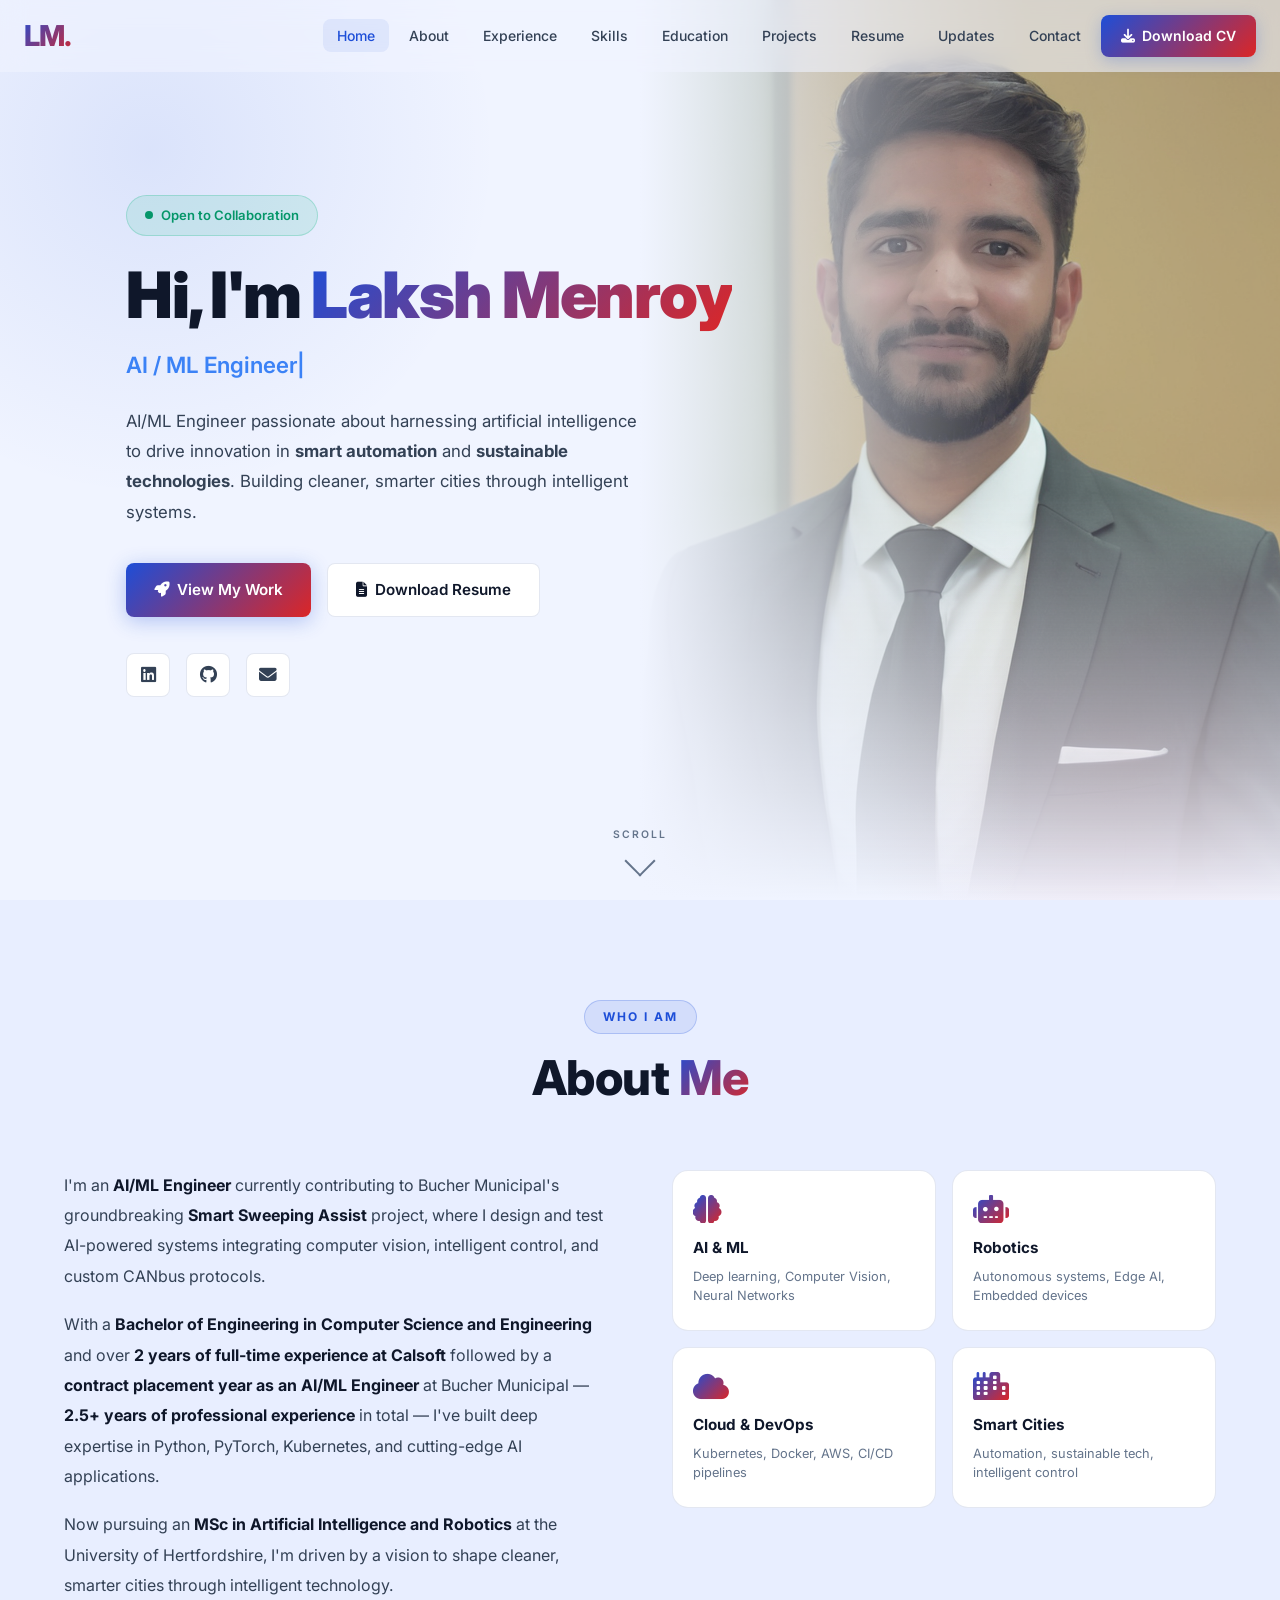
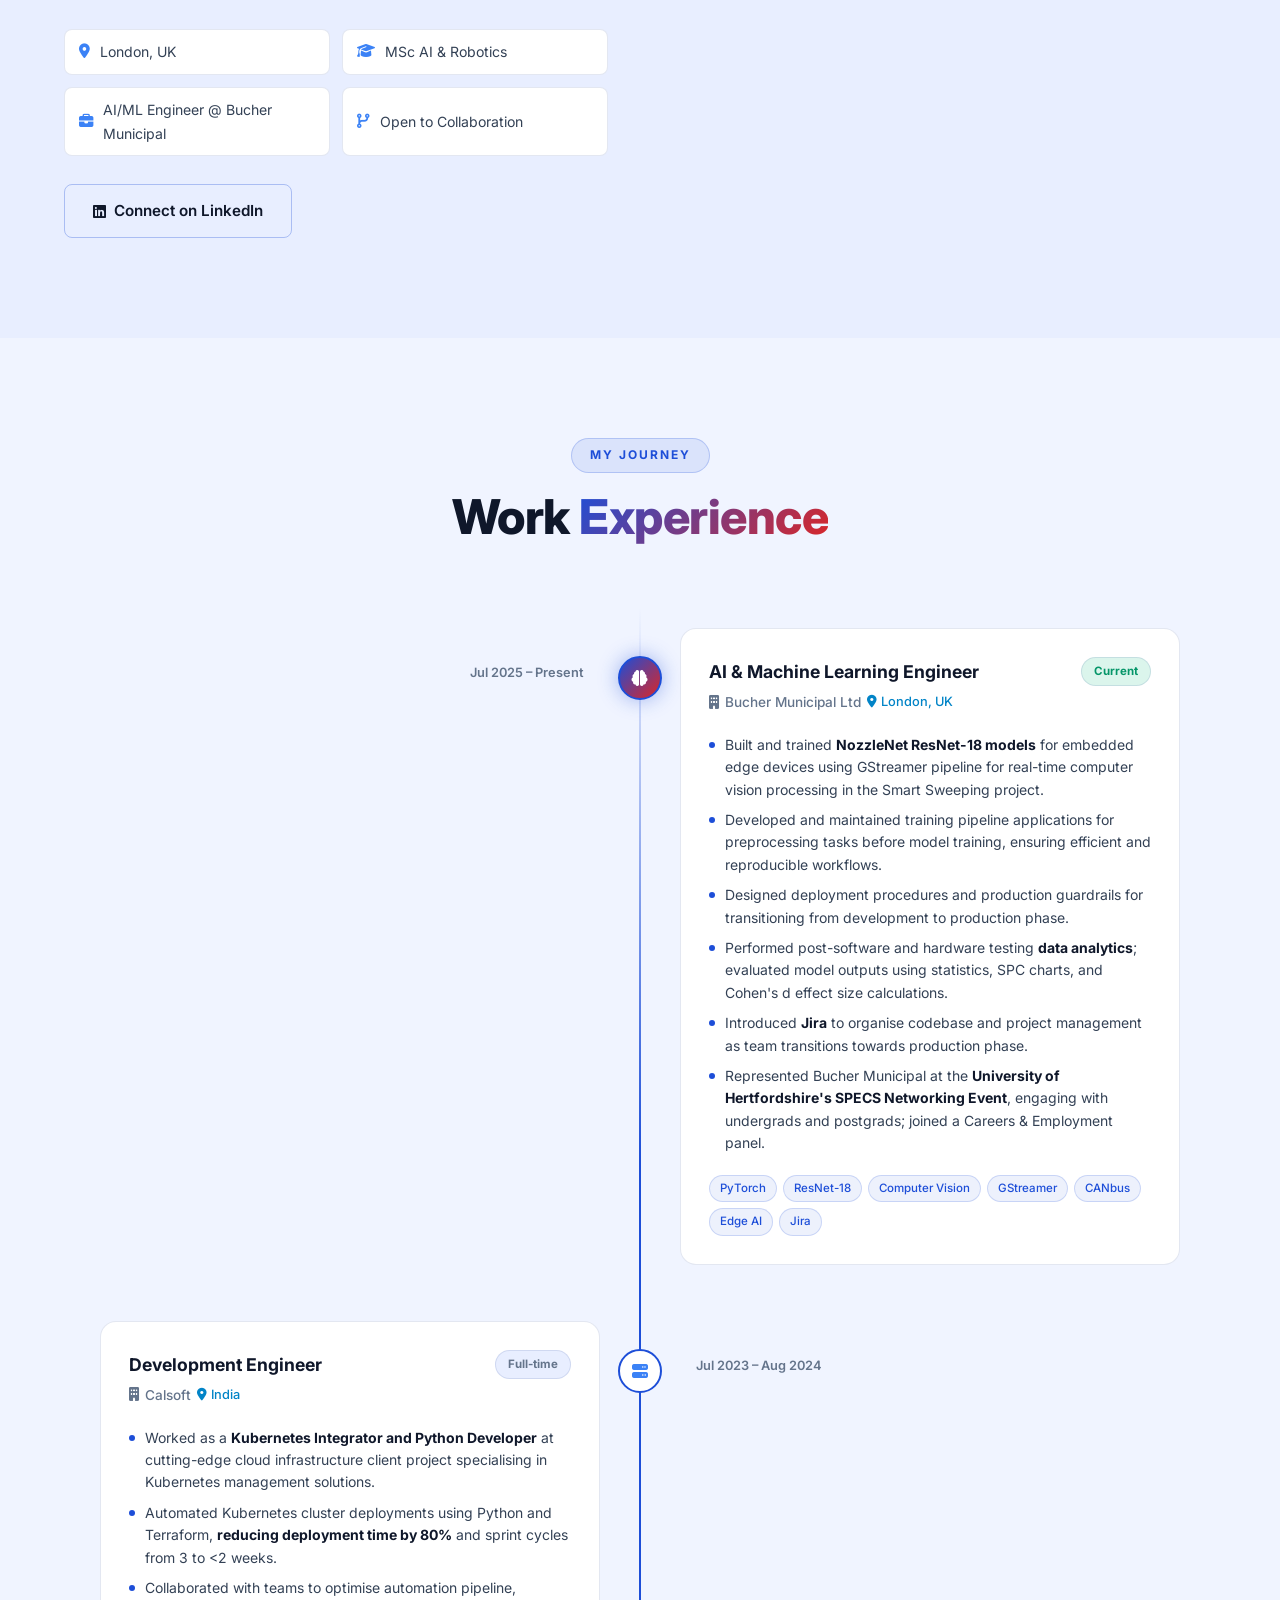
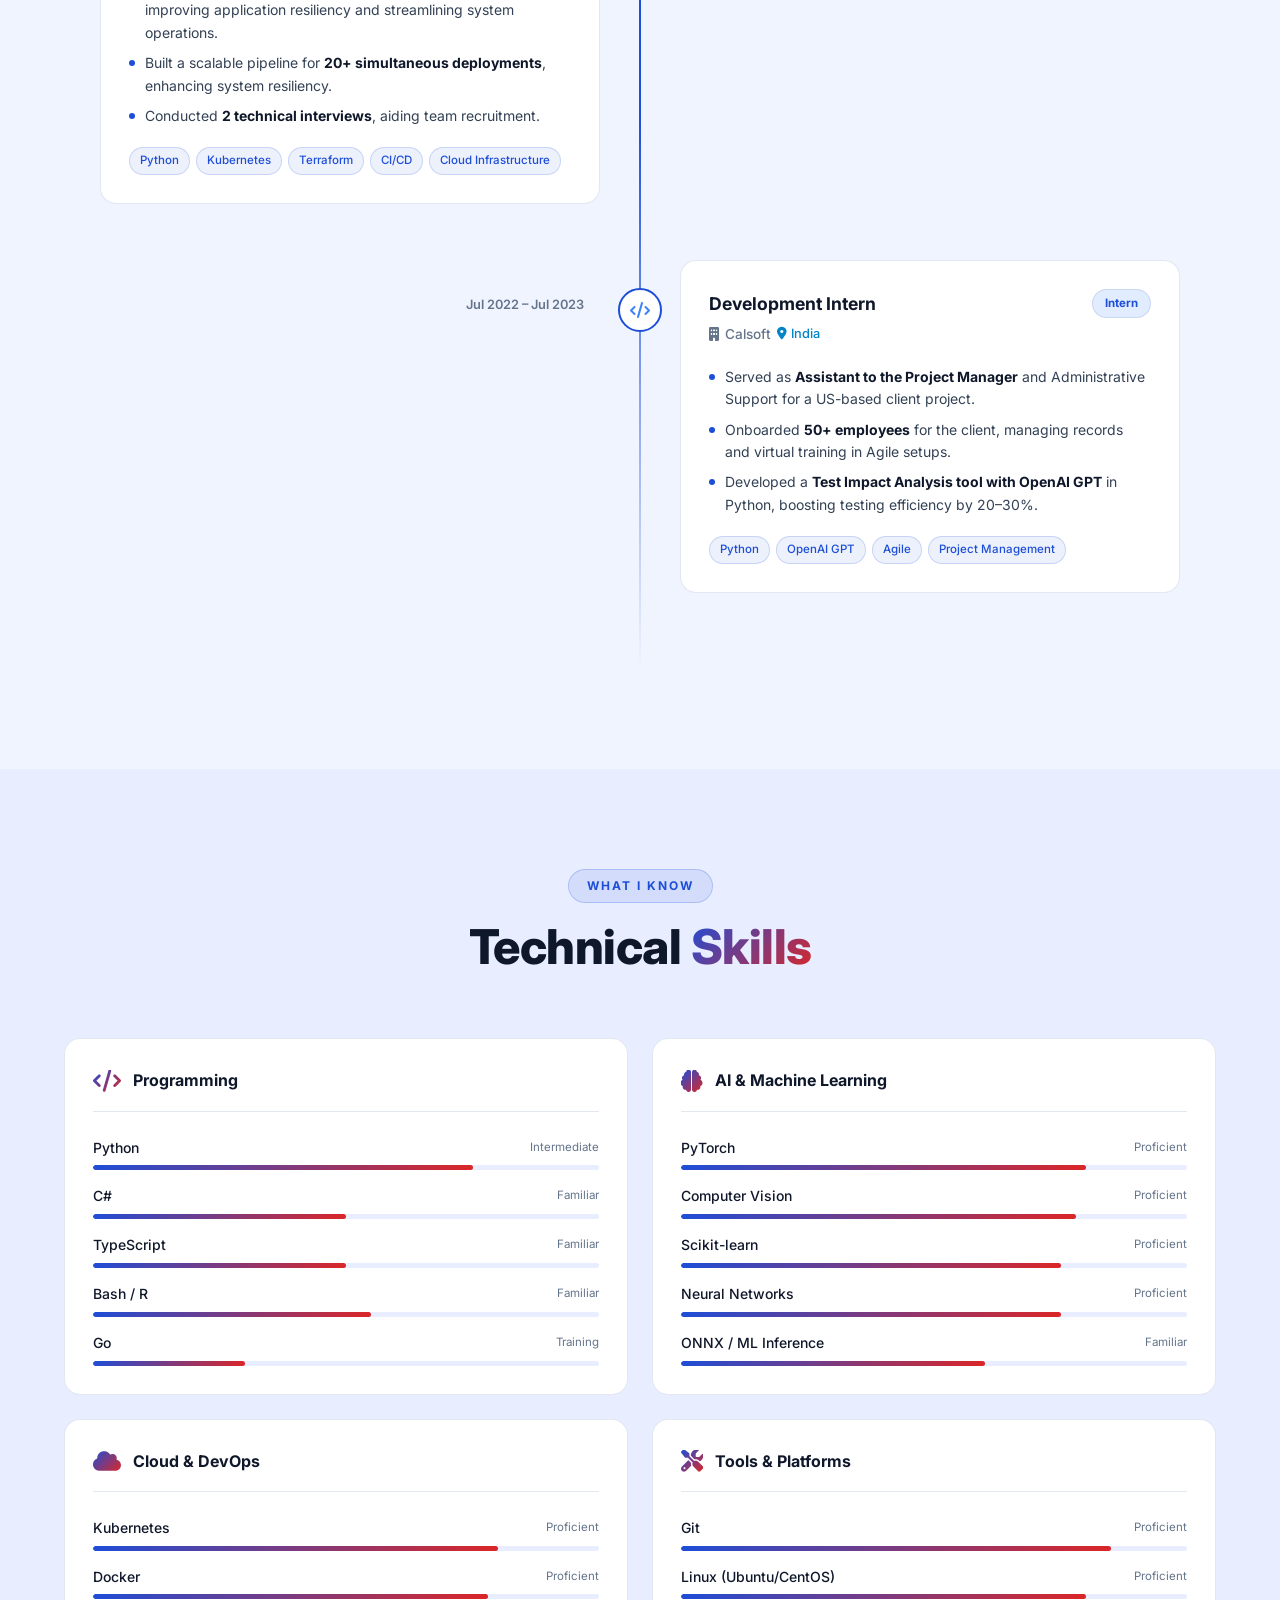
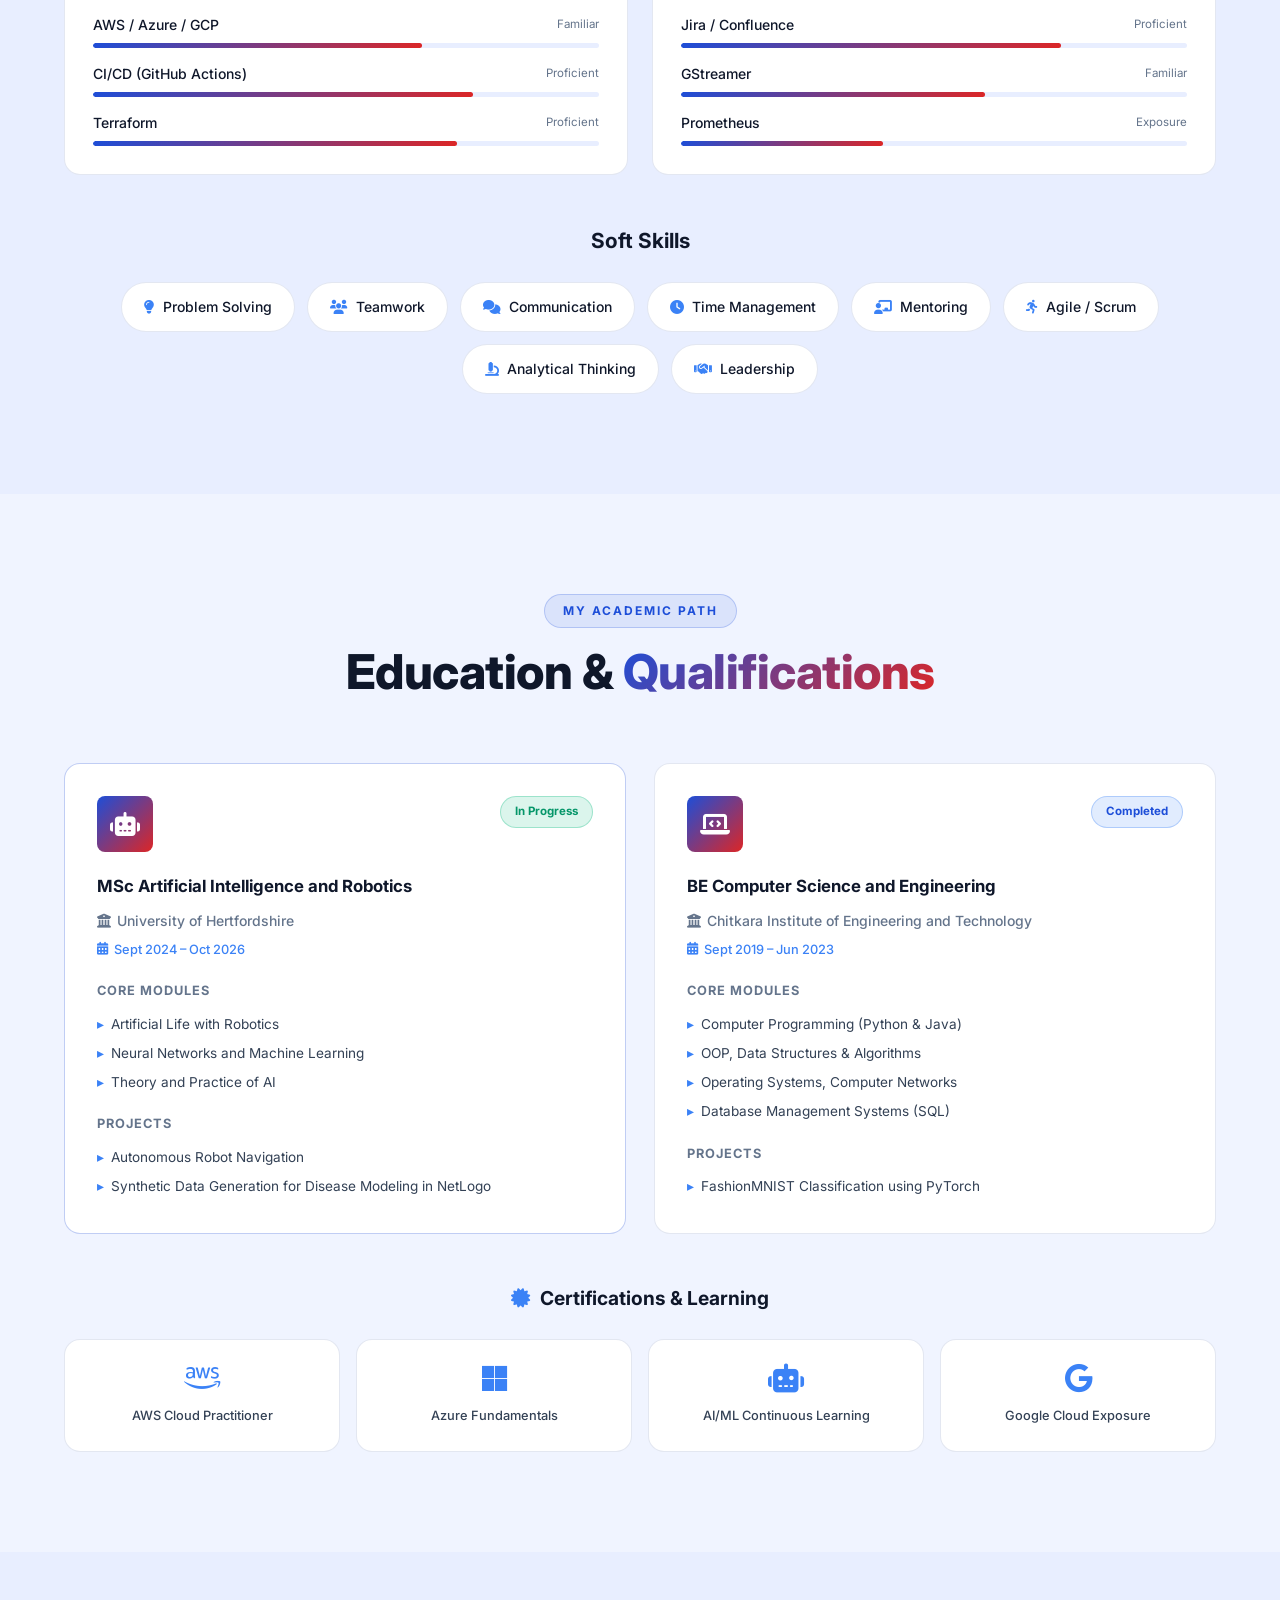
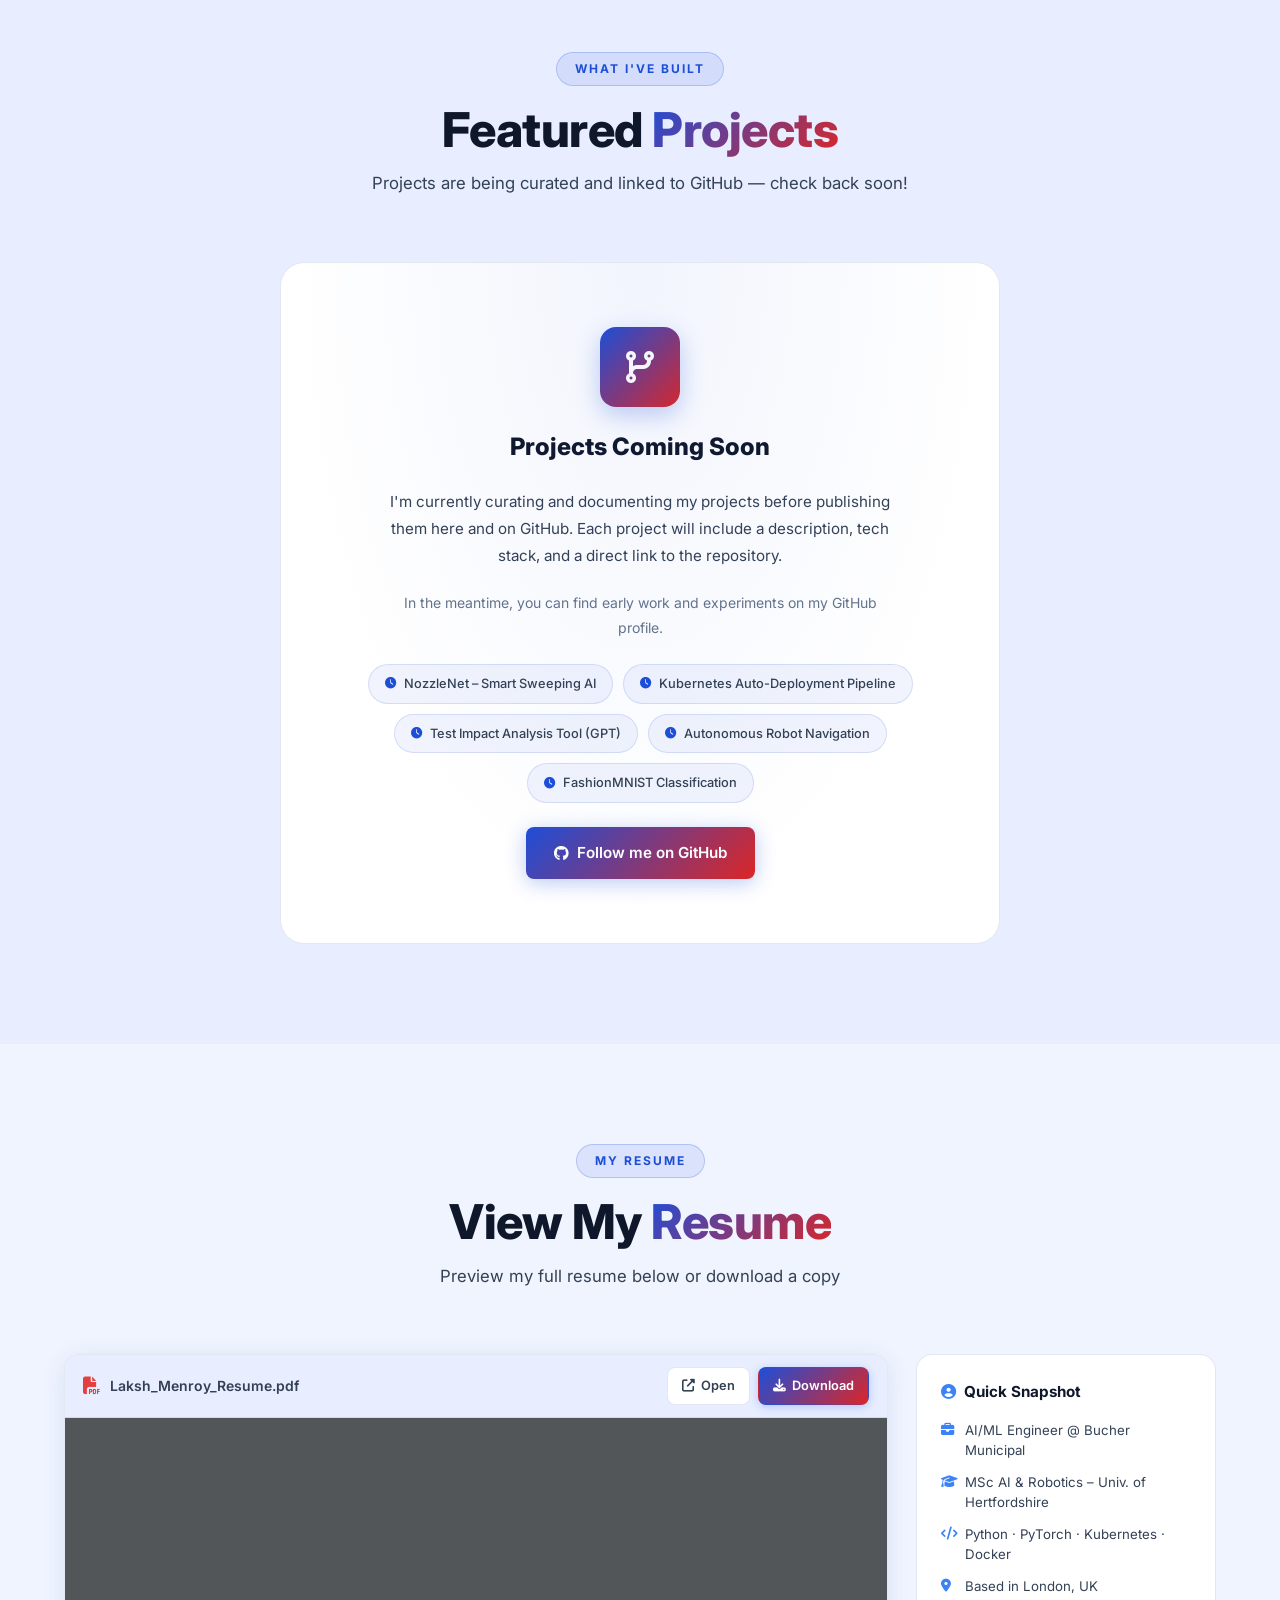
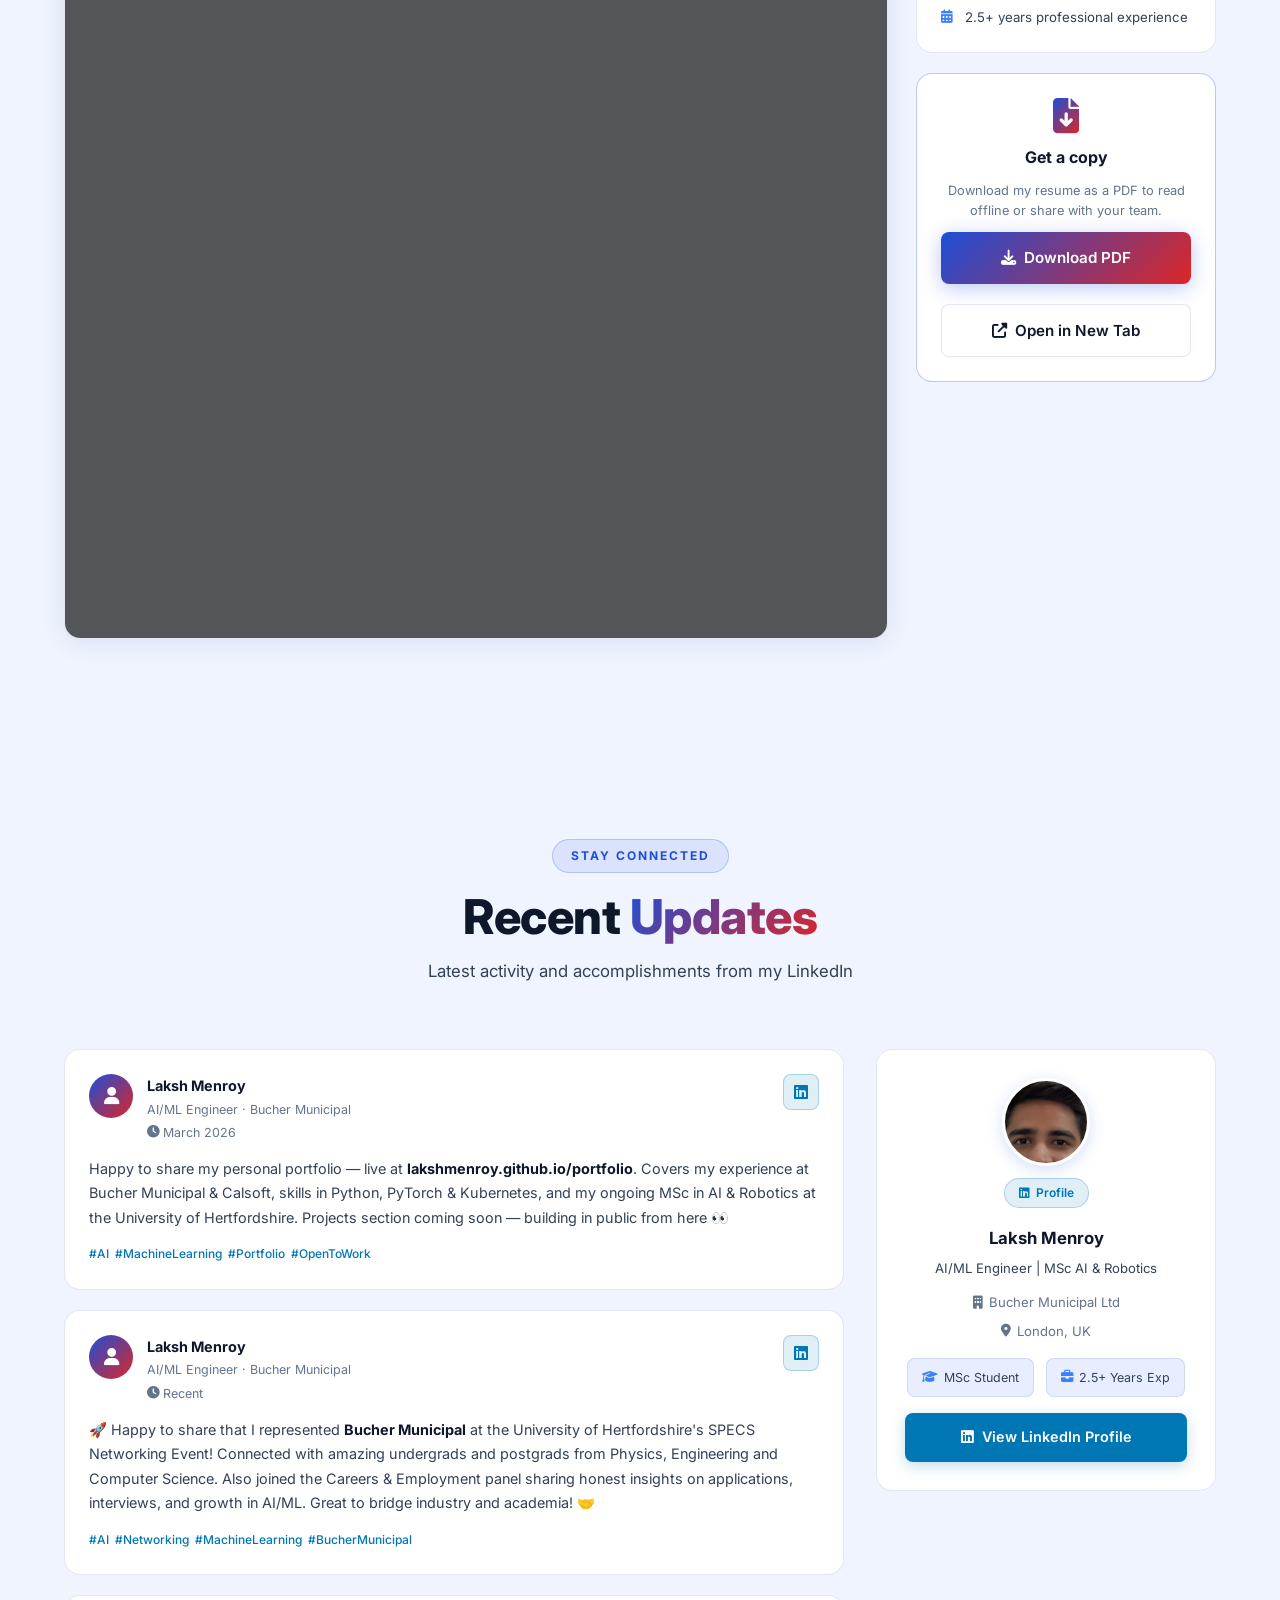
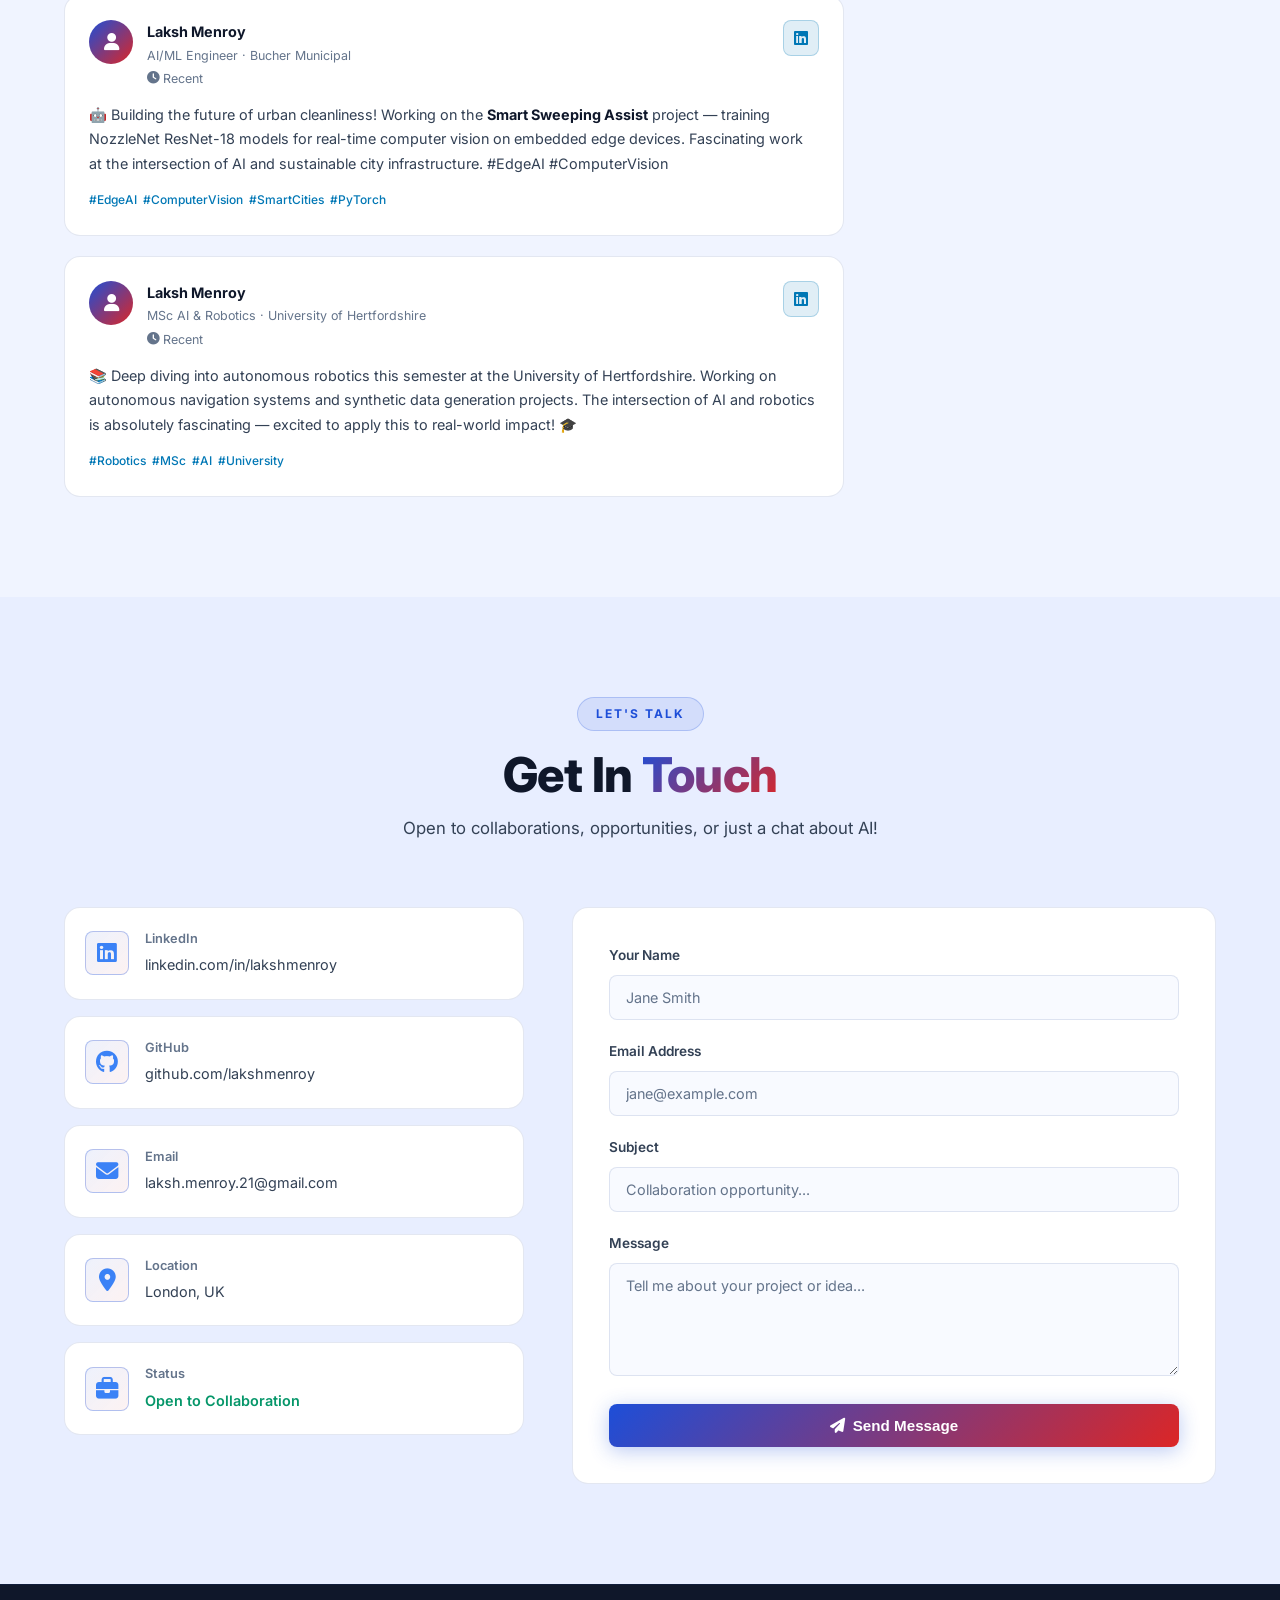
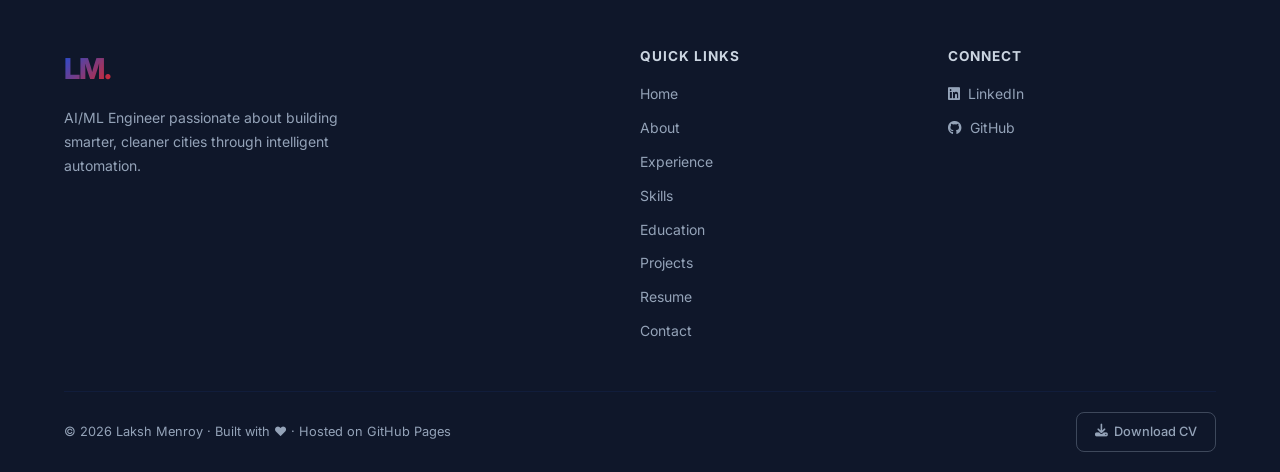
<file: index.html>
<!DOCTYPE html>
<html lang="en">
<head>
  <meta charset="UTF-8" />
  <meta name="viewport" content="width=device-width, initial-scale=1.0"/>
  <title>Laksh Menroy | AI/ML Engineer</title>
  <meta name="description" content="Laksh Menroy – AI/ML Engineer specialising in Computer Vision, Edge AI, Kubernetes and smart automation. MSc AI & Robotics student at University of Hertfordshire." />
  <meta name="keywords" content="AI Engineer, ML Engineer, Computer Vision, PyTorch, Kubernetes, Edge AI, Laksh Menroy" />
  <meta property="og:title" content="Laksh Menroy | AI/ML Engineer" />
  <meta property="og:description" content="Building smarter, cleaner cities through intelligent AI systems." />
  <meta property="og:type" content="website" />
  <link rel="icon" type="image/svg+xml" href="assets/favicon.svg" />
  <link rel="stylesheet" href="css/style.css" />
  <link rel="stylesheet" href="https://cdnjs.cloudflare.com/ajax/libs/font-awesome/6.5.0/css/all.min.css"/>
  <link href="https://fonts.googleapis.com/css2?family=Inter:wght@300;400;500;600;700;800;900&family=Space+Grotesk:wght@300;400;500;600;700&display=swap" rel="stylesheet"/>
</head>
<body>
  <!-- Particle Background -->
  <canvas id="particles-canvas"></canvas>

  <!-- Navigation -->
  <nav id="navbar">
    <div class="nav-container">
      <a href="#home" class="nav-logo">LM<span class="dot">.</span></a>
      <ul class="nav-links" id="nav-links">
        <li><a href="#home" class="nav-link active">Home</a></li>
        <li><a href="#about" class="nav-link">About</a></li>
        <li><a href="#experience" class="nav-link">Experience</a></li>
        <li><a href="#skills" class="nav-link">Skills</a></li>
        <li><a href="#education" class="nav-link">Education</a></li>
        <li><a href="#projects" class="nav-link">Projects</a></li>
        <li><a href="#resume" class="nav-link">Resume</a></li>
        <li><a href="#updates" class="nav-link">Updates</a></li>
        <li><a href="#contact" class="nav-link">Contact</a></li>
        <li><a href="resume.pdf" class="nav-resume-btn" id="resume-nav-btn" download="Laksh_Menroy_Resume.pdf"><i class="fas fa-download"></i> Download CV</a></li>
      </ul>
      <button class="hamburger" id="hamburger" aria-label="Toggle menu">
        <span></span><span></span><span></span>
      </button>
    </div>
  </nav>

  <!-- Hero Section -->
  <section id="home">
    <!-- Full-bleed hero photo fading into the background on the right -->
    <div class="hero-bg-photo" aria-hidden="true">
      <img src="assets/image-6.png" alt="" />
    </div>
    <div class="hero">
      <div class="hero-content">
        <div class="hero-tag">
          <span class="status-dot"></span> Open to Collaboration
        </div>
        <h1 class="hero-title">
          Hi, I'm <span class="gradient-text">Laksh Menroy</span>
        </h1>
        <div class="hero-subtitle">
          <span class="typed-text" id="typed"></span><span class="cursor">|</span>
        </div>
        <p class="hero-description">
          AI/ML Engineer passionate about harnessing artificial intelligence to drive innovation in
          <strong>smart automation</strong> and <strong>sustainable technologies</strong>.
          Building cleaner, smarter cities through intelligent systems.
        </p>
        <div class="hero-buttons">
          <a href="#projects" class="btn btn-primary"><i class="fas fa-rocket"></i> View My Work</a>
          <a href="resume.pdf" class="btn btn-secondary" target="_blank"><i class="fas fa-file-alt"></i> Download Resume</a>
        </div>
        <div class="hero-socials">
          <a href="https://www.linkedin.com/in/lakshmenroy/" target="_blank" class="social-link" title="LinkedIn">
            <i class="fab fa-linkedin"></i>
          </a>
          <a href="https://github.com/lakshmenroy" target="_blank" class="social-link" title="GitHub">
            <i class="fab fa-github"></i>
          </a>
          <a href="mailto:laksh.menroy.21@gmail.com" class="social-link" title="Email">
            <i class="fas fa-envelope"></i>
          </a>
        </div>
      </div>
    </div>
    <div class="scroll-indicator">
      <span class="scroll-label">Scroll</span>
      <div class="scroll-arrow"></div>
    </div>
  </section>

  <!-- About Section -->
  <section id="about" class="section about-section">
    <div class="section-container">
      <div class="section-header">
        <span class="section-tag">WHO I AM</span>
        <h2 class="section-title">About <span class="gradient-text">Me</span></h2>
      </div>
      <div class="about-grid">
        <div class="about-text">
          <p>
            I'm an <strong>AI/ML Engineer</strong> currently contributing to Bucher Municipal's 
            groundbreaking <strong>Smart Sweeping Assist</strong> project, where I design and test 
            AI-powered systems integrating computer vision, intelligent control, and custom CANbus protocols.
          </p>
          <p>
            With a <strong>Bachelor of Engineering in Computer Science and Engineering</strong> and 
            over <strong>2 years of full-time experience at Calsoft</strong> followed by a 
            <strong>contract placement year as an AI/ML Engineer</strong> at Bucher Municipal — 
            <strong>2.5+ years of professional experience</strong> in total — I've built deep expertise 
            in Python, PyTorch, Kubernetes, and cutting-edge AI applications.
          </p>
          <p>
            Now pursuing an <strong>MSc in Artificial Intelligence and Robotics</strong> at the 
            University of Hertfordshire, I'm driven by a vision to shape cleaner, smarter cities 
            through intelligent technology.
          </p>
          <div class="about-highlights">
            <div class="highlight-item">
              <i class="fas fa-map-marker-alt"></i>
              <span>London, UK</span>
            </div>
            <div class="highlight-item">
              <i class="fas fa-graduation-cap"></i>
              <span>MSc AI & Robotics</span>
            </div>
            <div class="highlight-item">
              <i class="fas fa-briefcase"></i>
              <span>AI/ML Engineer @ Bucher Municipal</span>
            </div>
            <div class="highlight-item">
              <i class="fas fa-code-branch"></i>
              <span>Open to Collaboration</span>
            </div>
          </div>
          <a href="https://www.linkedin.com/in/lakshmenroy/" target="_blank" class="btn btn-outline">
            <i class="fab fa-linkedin"></i> Connect on LinkedIn
          </a>
        </div>
        <div class="about-visual">
          <div class="about-card-grid">
            <div class="about-mini-card focus-card">
              <i class="fas fa-brain"></i>
              <h4>AI & ML</h4>
              <p>Deep learning, Computer Vision, Neural Networks</p>
            </div>
            <div class="about-mini-card focus-card">
              <i class="fas fa-robot"></i>
              <h4>Robotics</h4>
              <p>Autonomous systems, Edge AI, Embedded devices</p>
            </div>
            <div class="about-mini-card focus-card">
              <i class="fas fa-cloud"></i>
              <h4>Cloud & DevOps</h4>
              <p>Kubernetes, Docker, AWS, CI/CD pipelines</p>
            </div>
            <div class="about-mini-card focus-card">
              <i class="fas fa-city"></i>
              <h4>Smart Cities</h4>
              <p>Automation, sustainable tech, intelligent control</p>
            </div>
          </div>
        </div>
      </div>
    </div>
  </section>

  <!-- Experience Section -->
  <section id="experience" class="section experience-section">
    <div class="section-container">
      <div class="section-header">
        <span class="section-tag">MY JOURNEY</span>
        <h2 class="section-title">Work <span class="gradient-text">Experience</span></h2>
      </div>
      <div class="timeline">

        <div class="timeline-item" data-side="right">
          <div class="timeline-dot active-dot">
            <i class="fas fa-brain"></i>
          </div>
          <div class="timeline-date">Jul 2025 – Present</div>
          <div class="timeline-card">
            <div class="timeline-card-header">
              <div>
                <h3>AI & Machine Learning Engineer</h3>
                <h4><i class="fas fa-building"></i> Bucher Municipal Ltd <span class="location-tag"><i class="fas fa-map-marker-alt"></i> London, UK</span></h4>
              </div>
              <span class="job-badge current-badge">Current</span>
            </div>
            <ul class="timeline-bullets">
              <li>Built and trained <strong>NozzleNet ResNet-18 models</strong> for embedded edge devices using GStreamer pipeline for real-time computer vision processing in the Smart Sweeping project.</li>
              <li>Developed and maintained training pipeline applications for preprocessing tasks before model training, ensuring efficient and reproducible workflows.</li>
              <li>Designed deployment procedures and production guardrails for transitioning from development to production phase.</li>
              <li>Performed post-software and hardware testing <strong>data analytics</strong>; evaluated model outputs using statistics, SPC charts, and Cohen's d effect size calculations.</li>
              <li>Introduced <strong>Jira</strong> to organise codebase and project management as team transitions towards production phase.</li>
              <li>Represented Bucher Municipal at the <strong>University of Hertfordshire's SPECS Networking Event</strong>, engaging with undergrads and postgrads; joined a Careers & Employment panel.</li>
            </ul>
            <div class="timeline-tags">
              <span>PyTorch</span><span>ResNet-18</span><span>Computer Vision</span><span>GStreamer</span><span>CANbus</span><span>Edge AI</span><span>Jira</span>
            </div>
          </div>
        </div>

        <div class="timeline-item" data-side="left">
          <div class="timeline-dot">
            <i class="fas fa-server"></i>
          </div>
          <div class="timeline-date">Jul 2023 – Aug 2024</div>
          <div class="timeline-card">
            <div class="timeline-card-header">
              <div>
                <h3>Development Engineer</h3>
                <h4><i class="fas fa-building"></i> Calsoft <span class="location-tag"><i class="fas fa-map-marker-alt"></i> India</span></h4>
              </div>
              <span class="job-badge">Full-time</span>
            </div>
            <ul class="timeline-bullets">
              <li>Worked as a <strong>Kubernetes Integrator and Python Developer</strong> at cutting-edge cloud infrastructure client project specialising in Kubernetes management solutions.</li>
              <li>Automated Kubernetes cluster deployments using Python and Terraform, <strong>reducing deployment time by 80%</strong> and sprint cycles from 3 to &lt;2 weeks.</li>
              <li>Collaborated with teams to optimise automation pipeline, improving application resiliency and streamlining system operations.</li>
              <li>Built a scalable pipeline for <strong>20+ simultaneous deployments</strong>, enhancing system resiliency.</li>
              <li>Conducted <strong>2 technical interviews</strong>, aiding team recruitment.</li>
            </ul>
            <div class="timeline-tags">
              <span>Python</span><span>Kubernetes</span><span>Terraform</span><span>CI/CD</span><span>Cloud Infrastructure</span>
            </div>
          </div>
        </div>

        <div class="timeline-item" data-side="right">
          <div class="timeline-dot">
            <i class="fas fa-code"></i>
          </div>
          <div class="timeline-date">Jul 2022 – Jul 2023</div>
          <div class="timeline-card">
            <div class="timeline-card-header">
              <div>
                <h3>Development Intern</h3>
                <h4><i class="fas fa-building"></i> Calsoft <span class="location-tag"><i class="fas fa-map-marker-alt"></i> India</span></h4>
              </div>
              <span class="job-badge intern-badge">Intern</span>
            </div>
            <ul class="timeline-bullets">
              <li>Served as <strong>Assistant to the Project Manager</strong> and Administrative Support for a US-based client project.</li>
              <li>Onboarded <strong>50+ employees</strong> for the client, managing records and virtual training in Agile setups.</li>
              <li>Developed a <strong>Test Impact Analysis tool with OpenAI GPT</strong> in Python, boosting testing efficiency by 20–30%.</li>
            </ul>
            <div class="timeline-tags">
              <span>Python</span><span>OpenAI GPT</span><span>Agile</span><span>Project Management</span>
            </div>
          </div>
        </div>

      </div>
    </div>
  </section>

  <!-- Skills Section -->
  <section id="skills" class="section skills-section">
    <div class="section-container">
      <div class="section-header">
        <span class="section-tag">WHAT I KNOW</span>
        <h2 class="section-title">Technical <span class="gradient-text">Skills</span></h2>
      </div>
      <div class="skills-grid">

        <div class="skill-category-card">
          <div class="skill-cat-header">
            <i class="fas fa-code"></i>
            <h3>Programming</h3>
          </div>
          <div class="skill-items">
            <div class="skill-item">
              <div class="skill-info"><span>Python</span><span class="skill-level">Intermediate</span></div>
              <div class="skill-bar"><div class="skill-fill" data-width="75"></div></div>
            </div>
            <div class="skill-item">
              <div class="skill-info"><span>C#</span><span class="skill-level">Familiar</span></div>
              <div class="skill-bar"><div class="skill-fill" data-width="50"></div></div>
            </div>
            <div class="skill-item">
              <div class="skill-info"><span>TypeScript</span><span class="skill-level">Familiar</span></div>
              <div class="skill-bar"><div class="skill-fill" data-width="50"></div></div>
            </div>
            <div class="skill-item">
              <div class="skill-info"><span>Bash / R</span><span class="skill-level">Familiar</span></div>
              <div class="skill-bar"><div class="skill-fill" data-width="55"></div></div>
            </div>
            <div class="skill-item">
              <div class="skill-info"><span>Go</span><span class="skill-level">Training</span></div>
              <div class="skill-bar"><div class="skill-fill" data-width="30"></div></div>
            </div>
          </div>
        </div>

        <div class="skill-category-card">
          <div class="skill-cat-header">
            <i class="fas fa-brain"></i>
            <h3>AI & Machine Learning</h3>
          </div>
          <div class="skill-items">
            <div class="skill-item">
              <div class="skill-info"><span>PyTorch</span><span class="skill-level">Proficient</span></div>
              <div class="skill-bar"><div class="skill-fill" data-width="80"></div></div>
            </div>
            <div class="skill-item">
              <div class="skill-info"><span>Computer Vision</span><span class="skill-level">Proficient</span></div>
              <div class="skill-bar"><div class="skill-fill" data-width="78"></div></div>
            </div>
            <div class="skill-item">
              <div class="skill-info"><span>Scikit-learn</span><span class="skill-level">Proficient</span></div>
              <div class="skill-bar"><div class="skill-fill" data-width="75"></div></div>
            </div>
            <div class="skill-item">
              <div class="skill-info"><span>Neural Networks</span><span class="skill-level">Proficient</span></div>
              <div class="skill-bar"><div class="skill-fill" data-width="75"></div></div>
            </div>
            <div class="skill-item">
              <div class="skill-info"><span>ONNX / ML Inference</span><span class="skill-level">Familiar</span></div>
              <div class="skill-bar"><div class="skill-fill" data-width="60"></div></div>
            </div>
          </div>
        </div>

        <div class="skill-category-card">
          <div class="skill-cat-header">
            <i class="fas fa-cloud"></i>
            <h3>Cloud & DevOps</h3>
          </div>
          <div class="skill-items">
            <div class="skill-item">
              <div class="skill-info"><span>Kubernetes</span><span class="skill-level">Proficient</span></div>
              <div class="skill-bar"><div class="skill-fill" data-width="80"></div></div>
            </div>
            <div class="skill-item">
              <div class="skill-info"><span>Docker</span><span class="skill-level">Proficient</span></div>
              <div class="skill-bar"><div class="skill-fill" data-width="78"></div></div>
            </div>
            <div class="skill-item">
              <div class="skill-info"><span>AWS / Azure / GCP</span><span class="skill-level">Familiar</span></div>
              <div class="skill-bar"><div class="skill-fill" data-width="65"></div></div>
            </div>
            <div class="skill-item">
              <div class="skill-info"><span>CI/CD (GitHub Actions)</span><span class="skill-level">Proficient</span></div>
              <div class="skill-bar"><div class="skill-fill" data-width="75"></div></div>
            </div>
            <div class="skill-item">
              <div class="skill-info"><span>Terraform</span><span class="skill-level">Proficient</span></div>
              <div class="skill-bar"><div class="skill-fill" data-width="72"></div></div>
            </div>
          </div>
        </div>

        <div class="skill-category-card">
          <div class="skill-cat-header">
            <i class="fas fa-tools"></i>
            <h3>Tools & Platforms</h3>
          </div>
          <div class="skill-items">
            <div class="skill-item">
              <div class="skill-info"><span>Git</span><span class="skill-level">Proficient</span></div>
              <div class="skill-bar"><div class="skill-fill" data-width="85"></div></div>
            </div>
            <div class="skill-item">
              <div class="skill-info"><span>Linux (Ubuntu/CentOS)</span><span class="skill-level">Proficient</span></div>
              <div class="skill-bar"><div class="skill-fill" data-width="80"></div></div>
            </div>
            <div class="skill-item">
              <div class="skill-info"><span>Jira / Confluence</span><span class="skill-level">Proficient</span></div>
              <div class="skill-bar"><div class="skill-fill" data-width="75"></div></div>
            </div>
            <div class="skill-item">
              <div class="skill-info"><span>GStreamer</span><span class="skill-level">Familiar</span></div>
              <div class="skill-bar"><div class="skill-fill" data-width="60"></div></div>
            </div>
            <div class="skill-item">
              <div class="skill-info"><span>Prometheus</span><span class="skill-level">Exposure</span></div>
              <div class="skill-bar"><div class="skill-fill" data-width="40"></div></div>
            </div>
          </div>
        </div>

      </div>

      <!-- Soft Skills -->
      <div class="soft-skills-section">
        <h3 class="soft-skills-title">Soft Skills</h3>
        <div class="soft-skills-grid">
          <div class="soft-skill-pill"><i class="fas fa-lightbulb"></i> Problem Solving</div>
          <div class="soft-skill-pill"><i class="fas fa-users"></i> Teamwork</div>
          <div class="soft-skill-pill"><i class="fas fa-comments"></i> Communication</div>
          <div class="soft-skill-pill"><i class="fas fa-clock"></i> Time Management</div>
          <div class="soft-skill-pill"><i class="fas fa-chalkboard-teacher"></i> Mentoring</div>
          <div class="soft-skill-pill"><i class="fas fa-running"></i> Agile / Scrum</div>
          <div class="soft-skill-pill"><i class="fas fa-microscope"></i> Analytical Thinking</div>
          <div class="soft-skill-pill"><i class="fas fa-handshake"></i> Leadership</div>
        </div>
      </div>
    </div>
  </section>

  <!-- Education Section -->
  <section id="education" class="section education-section">
    <div class="section-container">
      <div class="section-header">
        <span class="section-tag">MY ACADEMIC PATH</span>
        <h2 class="section-title">Education &amp; <span class="gradient-text">Qualifications</span></h2>
      </div>
      <div class="education-grid">

        <div class="edu-card current-edu">
          <div class="edu-card-top">
            <div class="edu-icon"><i class="fas fa-robot"></i></div>
            <div class="edu-badge current-edu-badge">In Progress</div>
          </div>
          <h3>MSc Artificial Intelligence and Robotics</h3>
          <h4><i class="fas fa-university"></i> University of Hertfordshire</h4>
          <p class="edu-date"><i class="fas fa-calendar-alt"></i> Sept 2024 – Oct 2026</p>
          <div class="edu-modules">
            <h5>Core Modules</h5>
            <ul>
              <li>Artificial Life with Robotics</li>
              <li>Neural Networks and Machine Learning</li>
              <li>Theory and Practice of AI</li>
            </ul>
          </div>
          <div class="edu-projects">
            <h5>Projects</h5>
            <ul>
              <li>Autonomous Robot Navigation</li>
              <li>Synthetic Data Generation for Disease Modeling in NetLogo</li>
            </ul>
          </div>
        </div>

        <div class="edu-card">
          <div class="edu-card-top">
            <div class="edu-icon"><i class="fas fa-laptop-code"></i></div>
            <div class="edu-badge completed-badge">Completed</div>
          </div>
          <h3>BE Computer Science and Engineering</h3>
          <h4><i class="fas fa-university"></i> Chitkara Institute of Engineering and Technology</h4>
          <p class="edu-date"><i class="fas fa-calendar-alt"></i> Sept 2019 – Jun 2023</p>
          <div class="edu-modules">
            <h5>Core Modules</h5>
            <ul>
              <li>Computer Programming (Python & Java)</li>
              <li>OOP, Data Structures & Algorithms</li>
              <li>Operating Systems, Computer Networks</li>
              <li>Database Management Systems (SQL)</li>
            </ul>
          </div>
          <div class="edu-projects">
            <h5>Projects</h5>
            <ul>
              <li>FashionMNIST Classification using PyTorch</li>
            </ul>
          </div>
        </div>

      </div>

      <!-- Certifications Row -->
      <div class="certs-section">
        <h3 class="certs-title"><i class="fas fa-certificate"></i> Certifications & Learning</h3>
        <div class="certs-grid">
          <div class="cert-card">
            <i class="fab fa-aws"></i>
            <span>AWS Cloud Practitioner</span>
          </div>
          <div class="cert-card">
            <i class="fab fa-microsoft"></i>
            <span>Azure Fundamentals</span>
          </div>
          <div class="cert-card">
            <i class="fas fa-robot"></i>
            <span>AI/ML Continuous Learning</span>
          </div>
          <div class="cert-card">
            <i class="fab fa-google"></i>
            <span>Google Cloud Exposure</span>
          </div>
        </div>
      </div>
    </div>
  </section>

  <!-- Projects Section -->
  <section id="projects" class="section projects-section">
    <div class="section-container">
      <div class="section-header">
        <span class="section-tag">WHAT I'VE BUILT</span>
        <h2 class="section-title">Featured <span class="gradient-text">Projects</span></h2>
        <p class="section-subtitle">Projects are being curated and linked to GitHub — check back soon!</p>
      </div>

      <!-- Coming Soon State -->
      <div class="projects-coming-soon">
        <div class="coming-soon-icon">
          <i class="fas fa-code-branch"></i>
        </div>
        <h3>Projects Coming Soon</h3>
        <p>I'm currently curating and documenting my projects before publishing them here and on GitHub. Each project will include a description, tech stack, and a direct link to the repository.</p>
        <p class="coming-soon-sub">In the meantime, you can find early work and experiments on my GitHub profile.</p>
        <div class="coming-soon-tags">
          <span><i class="fas fa-clock"></i> NozzleNet – Smart Sweeping AI</span>
          <span><i class="fas fa-clock"></i> Kubernetes Auto-Deployment Pipeline</span>
          <span><i class="fas fa-clock"></i> Test Impact Analysis Tool (GPT)</span>
          <span><i class="fas fa-clock"></i> Autonomous Robot Navigation</span>
          <span><i class="fas fa-clock"></i> FashionMNIST Classification</span>
        </div>
        <a href="https://github.com/lakshmenroy" target="_blank" class="btn btn-primary">
          <i class="fab fa-github"></i> Follow me on GitHub
        </a>
      </div>
    </div>
  </section>

  <!-- Resume Section -->
  <section id="resume" class="section resume-section">
    <div class="section-container">
      <div class="section-header">
        <span class="section-tag">MY RESUME</span>
        <h2 class="section-title">View My <span class="gradient-text">Resume</span></h2>
        <p class="section-subtitle">Preview my full resume below or download a copy</p>
      </div>
      <div class="resume-layout">
        <div class="resume-preview-card">
          <div class="resume-preview-toolbar">
            <div class="toolbar-left">
              <i class="fas fa-file-pdf"></i>
              <span>Laksh_Menroy_Resume.pdf</span>
            </div>
            <div class="toolbar-right">
              <a href="resume.pdf" target="_blank" class="toolbar-btn" title="Open in new tab">
                <i class="fas fa-external-link-alt"></i> Open
              </a>
              <a href="resume.pdf" download="Laksh_Menroy_Resume.pdf" class="toolbar-btn toolbar-btn-primary" title="Download PDF">
                <i class="fas fa-download"></i> Download
              </a>
            </div>
          </div>
          <div class="resume-embed-wrap">
            <iframe
              src="resume.pdf#toolbar=0&navpanes=0&scrollbar=1&view=FitH"
              class="resume-iframe"
              title="Laksh Menroy Resume"
              loading="lazy">
              <div class="resume-fallback">
                <i class="fas fa-file-pdf"></i>
                <p>Your browser can't preview PDFs inline.</p>
                <a href="resume.pdf" download="Laksh_Menroy_Resume.pdf" class="btn btn-primary">
                  <i class="fas fa-download"></i> Download Resume
                </a>
              </div>
            </iframe>
          </div>
        </div>
        <div class="resume-sidebar">
          <div class="resume-info-card">
            <h3><i class="fas fa-user-circle"></i> Quick Snapshot</h3>
            <ul class="resume-snapshot">
              <li><i class="fas fa-briefcase"></i> AI/ML Engineer @ Bucher Municipal</li>
              <li><i class="fas fa-graduation-cap"></i> MSc AI & Robotics – Univ. of Hertfordshire</li>
              <li><i class="fas fa-code"></i> Python · PyTorch · Kubernetes · Docker</li>
              <li><i class="fas fa-map-marker-alt"></i> Based in London, UK</li>
              <li><i class="fas fa-calendar-alt"></i> 2.5+ years professional experience</li>
            </ul>
          </div>
          <div class="resume-download-card">
            <i class="fas fa-file-arrow-down"></i>
            <h4>Get a copy</h4>
            <p>Download my resume as a PDF to read offline or share with your team.</p>
            <a href="resume.pdf" download="Laksh_Menroy_Resume.pdf" class="btn btn-primary btn-full">
              <i class="fas fa-download"></i> Download PDF
            </a>
            <a href="resume.pdf" target="_blank" class="btn btn-secondary btn-full" style="margin-top:10px">
              <i class="fas fa-external-link-alt"></i> Open in New Tab
            </a>
          </div>
        </div>
      </div>
    </div>
  </section>

  <!-- LinkedIn Updates Section -->
  <section id="updates" class="section updates-section">
    <div class="section-container">
      <div class="section-header">
        <span class="section-tag">STAY CONNECTED</span>
        <h2 class="section-title">Recent <span class="gradient-text">Updates</span></h2>
        <p class="section-subtitle">Latest activity and accomplishments from my LinkedIn</p>
      </div>
      <div class="updates-layout">
        <div class="updates-feed" id="linkedin-feed">
          <!-- Posts loaded by JS -->
          <div class="update-card">
            <div class="update-header">
              <div class="update-avatar"><i class="fas fa-user"></i></div>
              <div class="update-meta">
                <strong>Laksh Menroy</strong>
                <span>AI/ML Engineer · Bucher Municipal</span>
                <span class="update-time"><i class="fas fa-clock"></i> March 2026</span>
              </div>
              <a href="https://www.linkedin.com/in/lakshmenroy/" target="_blank" class="linkedin-icon-btn">
                <i class="fab fa-linkedin"></i>
              </a>
            </div>
            <div class="update-body">
              <p> Happy to share my personal portfolio — live at <strong>lakshmenroy.github.io/portfolio</strong>. Covers my experience at Bucher Municipal &amp; Calsoft, skills in Python, PyTorch &amp; Kubernetes, and my ongoing MSc in AI &amp; Robotics at the University of Hertfordshire. Projects section coming soon — building in public from here 👀</p>
            </div>
            <div class="update-tags">
              <span>#AI</span><span>#MachineLearning</span><span>#Portfolio</span><span>#OpenToWork</span>
            </div>
          </div>

          <div class="update-card">
            <div class="update-header">
              <div class="update-avatar"><i class="fas fa-user"></i></div>
              <div class="update-meta">
                <strong>Laksh Menroy</strong>
                <span>AI/ML Engineer · Bucher Municipal</span>
                <span class="update-time"><i class="fas fa-clock"></i> Recent</span>
              </div>
              <a href="https://www.linkedin.com/in/lakshmenroy/" target="_blank" class="linkedin-icon-btn">
                <i class="fab fa-linkedin"></i>
              </a>
            </div>
            <div class="update-body">
              <p>🚀 Happy to share that I represented <strong>Bucher Municipal</strong> at the University of Hertfordshire's SPECS Networking Event! Connected with amazing undergrads and postgrads from Physics, Engineering and Computer Science. Also joined the Careers & Employment panel sharing honest insights on applications, interviews, and growth in AI/ML. Great to bridge industry and academia! 🤝</p>
            </div>
            <div class="update-tags">
              <span>#AI</span><span>#Networking</span><span>#MachineLearning</span><span>#BucherMunicipal</span>
            </div>
          </div>

          <div class="update-card">
            <div class="update-header">
              <div class="update-avatar"><i class="fas fa-user"></i></div>
              <div class="update-meta">
                <strong>Laksh Menroy</strong>
                <span>AI/ML Engineer · Bucher Municipal</span>
                <span class="update-time"><i class="fas fa-clock"></i> Recent</span>
              </div>
              <a href="https://www.linkedin.com/in/lakshmenroy/" target="_blank" class="linkedin-icon-btn">
                <i class="fab fa-linkedin"></i>
              </a>
            </div>
            <div class="update-body">
              <p>🤖 Building the future of urban cleanliness! Working on the <strong>Smart Sweeping Assist</strong> project — training NozzleNet ResNet-18 models for real-time computer vision on embedded edge devices. Fascinating work at the intersection of AI and sustainable city infrastructure. #EdgeAI #ComputerVision</p>
            </div>
            <div class="update-tags">
              <span>#EdgeAI</span><span>#ComputerVision</span><span>#SmartCities</span><span>#PyTorch</span>
            </div>
          </div>

          <div class="update-card">
            <div class="update-header">
              <div class="update-avatar"><i class="fas fa-user"></i></div>
              <div class="update-meta">
                <strong>Laksh Menroy</strong>
                <span>MSc AI & Robotics · University of Hertfordshire</span>
                <span class="update-time"><i class="fas fa-clock"></i> Recent</span>
              </div>
              <a href="https://www.linkedin.com/in/lakshmenroy/" target="_blank" class="linkedin-icon-btn">
                <i class="fab fa-linkedin"></i>
              </a>
            </div>
            <div class="update-body">
              <p>📚 Deep diving into autonomous robotics this semester at the University of Hertfordshire. Working on autonomous navigation systems and synthetic data generation projects. The intersection of AI and robotics is absolutely fascinating — excited to apply this to real-world impact! 🎓</p>
            </div>
            <div class="update-tags">
              <span>#Robotics</span><span>#MSc</span><span>#AI</span><span>#University</span>
            </div>
          </div>
        </div>

        <div class="linkedin-profile-card">
          <div class="lp-card-top">
            <div class="lp-avatar-photo" role="img" aria-label="Laksh Menroy"></div>
            <div class="lp-badge"><i class="fab fa-linkedin"></i> Profile</div>
          </div>
          <h3>Laksh Menroy</h3>
          <p class="lp-title">AI/ML Engineer | MSc AI & Robotics</p>
          <p class="lp-company"><i class="fas fa-building"></i> Bucher Municipal Ltd</p>
          <p class="lp-location"><i class="fas fa-map-marker-alt"></i> London, UK</p>
          <div class="lp-stats">
            <div class="lp-stat">
              <i class="fas fa-graduation-cap"></i>
              <span>MSc Student</span>
            </div>
            <div class="lp-stat">
              <i class="fas fa-briefcase"></i>
              <span>2.5+ Years Exp</span>
            </div>
          </div>
          <a href="https://www.linkedin.com/in/lakshmenroy/" target="_blank" class="btn btn-linkedin">
            <i class="fab fa-linkedin"></i> View LinkedIn Profile
          </a>
        </div>
      </div>
    </div>
  </section>

  <!-- Contact Section -->
  <section id="contact" class="section contact-section">
    <div class="section-container">
      <div class="section-header">
        <span class="section-tag">LET'S TALK</span>
        <h2 class="section-title">Get In <span class="gradient-text">Touch</span></h2>
        <p class="section-subtitle">Open to collaborations, opportunities, or just a chat about AI!</p>
      </div>
      <div class="contact-layout">
        <div class="contact-info">
          <div class="contact-card">
            <i class="fab fa-linkedin"></i>
            <div>
              <h4>LinkedIn</h4>
              <a href="https://www.linkedin.com/in/lakshmenroy/" target="_blank">linkedin.com/in/lakshmenroy</a>
            </div>
          </div>
          <div class="contact-card">
            <i class="fab fa-github"></i>
            <div>
              <h4>GitHub</h4>
              <a href="https://github.com/lakshmenroy" target="_blank">github.com/lakshmenroy</a>
            </div>
          </div>
          <div class="contact-card">
            <i class="fas fa-envelope"></i>
            <div>
              <h4>Email</h4>
              <a href="mailto:laksh.menroy.21@gmail.com">laksh.menroy.21@gmail.com</a>
            </div>
          </div>
          <div class="contact-card">
            <i class="fas fa-map-marker-alt"></i>
            <div>
              <h4>Location</h4>
              <span>London, UK</span>
            </div>
          </div>
          <div class="contact-card">
            <i class="fas fa-briefcase"></i>
            <div>
              <h4>Status</h4>
              <span class="status-available">Open to Collaboration</span>
            </div>
          </div>
        </div>
        <form class="contact-form" id="contact-form" action="https://formspree.io/f/xpwrjgnd" method="POST">
          <input type="hidden" name="_subject" value="Portfolio Contact – Laksh Menroy" />
          <div class="form-group">
            <label for="name">Your Name</label>
            <input type="text" id="name" name="name" placeholder="Jane Smith" required />
          </div>
          <div class="form-group">
            <label for="email">Email Address</label>
            <input type="email" id="email" name="email" placeholder="jane@example.com" required />
          </div>
          <div class="form-group">
            <label for="subject">Subject</label>
            <input type="text" id="subject" name="subject" placeholder="Collaboration opportunity..." required />
          </div>
          <div class="form-group">
            <label for="message">Message</label>
            <textarea id="message" name="message" rows="5" placeholder="Tell me about your project or idea..." required></textarea>
          </div>
          <button type="submit" class="btn btn-primary btn-full">
            <i class="fas fa-paper-plane"></i> Send Message
          </button>
          <div id="form-success" class="form-success hidden">
            <i class="fas fa-check-circle"></i> Message sent! I'll get back to you soon.
          </div>
        </form>
      </div>
    </div>
  </section>

  <!-- Footer -->
  <footer class="footer">
    <div class="footer-container">
      <div class="footer-top">
        <div class="footer-brand">
          <span class="nav-logo">LM<span class="dot">.</span></span>
          <p>AI/ML Engineer passionate about building smarter, cleaner cities through intelligent automation.</p>
        </div>
        <div class="footer-links">
          <h4>Quick Links</h4>
          <a href="#home">Home</a>
          <a href="#about">About</a>
          <a href="#experience">Experience</a>
          <a href="#skills">Skills</a>
          <a href="#education">Education</a>
          <a href="#projects">Projects</a>
          <a href="#resume">Resume</a>
          <a href="#contact">Contact</a>
        </div>
        <div class="footer-socials">
          <h4>Connect</h4>
          <a href="https://www.linkedin.com/in/lakshmenroy/" target="_blank"><i class="fab fa-linkedin"></i> LinkedIn</a>
          <a href="https://github.com/lakshmenroy" target="_blank"><i class="fab fa-github"></i> GitHub</a>
        </div>
      </div>
      <div class="footer-bottom">
        <p>© 2026 Laksh Menroy · Built with ❤️ · Hosted on GitHub Pages</p>
        <a href="resume.pdf" download="Laksh_Menroy_Resume.pdf" class="btn btn-sm-outline"><i class="fas fa-download"></i> Download CV</a>
      </div>
    </div>
  </footer>

  <!-- Back to Top -->
  <button id="back-to-top" aria-label="Back to top"><i class="fas fa-arrow-up"></i></button>

  <script src="js/main.js"></script>
</body>
</html>
</file>
<file: css/style.css>
/* =========================================
   ROOT VARIABLES & RESET
   ========================================= */
:root {
  /* ── Vibrant blue/red/white theme ── */
  --bg-primary:     #f0f4ff;
  --bg-secondary:   #e8eeff;
  --bg-card:        #ffffff;
  --bg-card-hover:  #f5f8ff;
  --accent:         #1d4ed8;          /* vivid blue */
  --accent-light:   #3b82f6;          /* lighter blue */
  --accent-red:     #dc2626;          /* vivid red */
  --accent-red-light: #ef4444;
  --accent-blue:    #1d4ed8;
  --accent-cyan:    #0284c7;
  --accent-green:   #059669;
  --text-primary:   #0f172a;          /* near-black on white */
  --text-secondary: #334155;
  --text-muted:     #64748b;
  --border:         rgba(30,58,138,0.12);
  --border-accent:  rgba(29,78,216,0.3);
  --gradient:       linear-gradient(135deg, #1d4ed8, #dc2626);
  --gradient-blue:  linear-gradient(135deg, #1d4ed8, #3b82f6);
  --gradient-subtle:linear-gradient(135deg, rgba(29,78,216,0.08), rgba(220,38,38,0.06));
  --shadow:         0 4px 24px rgba(30,58,138,0.10);
  --shadow-accent:  0 8px 32px rgba(29,78,216,0.18);
  --radius: 16px;
  --radius-sm: 8px;
  --radius-lg: 24px;
  --nav-height: 72px;
  --transition: all 0.3s cubic-bezier(0.4, 0, 0.2, 1);
}

*, *::before, *::after { box-sizing: border-box; margin: 0; padding: 0; }

html { scroll-behavior: smooth; scroll-padding-top: var(--nav-height); }

body {
  font-family: 'Inter', 'Space Grotesk', sans-serif;
  background: var(--bg-primary);
  color: var(--text-primary);
  line-height: 1.7;
  overflow-x: hidden;
}

a { text-decoration: none; color: inherit; }
ul { list-style: none; }
img { max-width: 100%; display: block; }

/* =========================================
   PARTICLE CANVAS
   ========================================= */
#particles-canvas {
  position: fixed;
  top: 0; left: 0;
  width: 100%; height: 100%;
  pointer-events: none;
  z-index: 0;
  opacity: 0.25;
}

/* =========================================
   NAVIGATION
   ========================================= */
#navbar {
  position: fixed;
  top: 0; left: 0; right: 0;
  height: var(--nav-height);
  z-index: 1000;
  transition: var(--transition);
  background: rgba(240,244,255,0.6);
  backdrop-filter: blur(12px);
}

#navbar.scrolled {
  background: rgba(255,255,255,0.95);
  backdrop-filter: blur(20px);
  border-bottom: 1px solid var(--border);
  box-shadow: 0 4px 24px rgba(30,58,138,0.10);
}

.nav-container {
  max-width: 1300px;
  margin: 0 auto;
  padding: 0 24px;
  height: 100%;
  display: flex;
  align-items: center;
  justify-content: space-between;
  gap: 24px;
}

.nav-logo {
  font-size: 1.8rem;
  font-weight: 800;
  background: var(--gradient);
  -webkit-background-clip: text;
  -webkit-text-fill-color: transparent;
  background-clip: text;
  letter-spacing: -1px;
}

.dot { color: var(--accent-red); }

.nav-links {
  display: flex;
  align-items: center;
  gap: 6px;
  list-style: none;
}

.nav-link {
  padding: 8px 14px;
  border-radius: var(--radius-sm);
  font-size: 0.875rem;
  font-weight: 500;
  color: var(--text-secondary);
  transition: var(--transition);
}

.nav-link:hover, .nav-link.active {
  color: var(--accent);
  background: rgba(29,78,216,0.08);
}

.nav-resume-btn {
  padding: 9px 20px;
  background: var(--gradient);
  border-radius: var(--radius-sm);
  font-size: 0.875rem;
  font-weight: 600;
  color: white !important;
  display: flex;
  align-items: center;
  gap: 7px;
  transition: var(--transition);
  box-shadow: 0 4px 16px rgba(29,78,216,0.25);
}

.nav-resume-btn:hover {
  transform: translateY(-2px);
  box-shadow: 0 8px 24px rgba(29,78,216,0.35);
}

.hamburger {
  display: none;
  flex-direction: column;
  gap: 5px;
  background: none;
  border: none;
  cursor: pointer;
  padding: 8px;
}

.hamburger span {
  display: block;
  width: 24px;
  height: 2px;
  background: var(--text-primary);
  border-radius: 2px;
  transition: var(--transition);
}

.hamburger.open span:nth-child(1) { transform: translateY(7px) rotate(45deg); }
.hamburger.open span:nth-child(2) { opacity: 0; }
.hamburger.open span:nth-child(3) { transform: translateY(-7px) rotate(-45deg); }

/* =========================================
   SECTIONS COMMON
   ========================================= */
.section {
  position: relative;
  z-index: 1;
  padding: 100px 0;
}

.section-container {
  max-width: 1200px;
  margin: 0 auto;
  padding: 0 24px;
}

.section-header {
  text-align: center;
  margin-bottom: 64px;
}

.section-tag {
  display: inline-block;
  padding: 6px 18px;
  background: rgba(29,78,216,0.10);
  border: 1px solid rgba(29,78,216,0.22);
  border-radius: 999px;
  font-size: 0.75rem;
  font-weight: 700;
  letter-spacing: 2px;
  color: var(--accent);
  margin-bottom: 16px;
  text-transform: uppercase;
}

.section-title {
  font-size: clamp(2rem, 5vw, 3rem);
  font-weight: 800;
  line-height: 1.15;
  letter-spacing: -0.5px;
}

.section-subtitle {
  margin-top: 12px;
  color: var(--text-secondary);
  font-size: 1.05rem;
}

.gradient-text {
  background: var(--gradient);
  -webkit-background-clip: text;
  -webkit-text-fill-color: transparent;
  background-clip: text;
}

/* =========================================
   BUTTONS
   ========================================= */
.btn {
  display: inline-flex;
  align-items: center;
  gap: 8px;
  padding: 13px 28px;
  border-radius: var(--radius-sm);
  font-size: 0.95rem;
  font-weight: 600;
  transition: var(--transition);
  cursor: pointer;
  border: none;
}

.btn-primary {
  background: var(--gradient);
  color: white;
  box-shadow: 0 4px 20px rgba(29,78,216,0.30);
}

.btn-primary:hover {
  transform: translateY(-3px);
  box-shadow: 0 10px 30px rgba(29,78,216,0.45);
}

.btn-secondary {
  background: var(--bg-card);
  color: var(--text-primary);
  border: 1px solid var(--border);
}

.btn-secondary:hover {
  background: var(--bg-card-hover);
  border-color: var(--border-accent);
  transform: translateY(-3px);
}

.btn-outline {
  background: transparent;
  color: var(--text-primary);
  border: 1px solid var(--border-accent);
}

.btn-outline:hover {
  background: rgba(29,78,216,0.08);
  border-color: var(--accent);
  transform: translateY(-3px);
}

.btn-linkedin {
  background: #0077b5;
  color: white;
  width: 100%;
  justify-content: center;
  box-shadow: 0 4px 16px rgba(0,119,181,0.3);
}

.btn-linkedin:hover {
  background: #006097;
  transform: translateY(-2px);
}

.btn-full { width: 100%; justify-content: center; }

.btn-sm-outline {
  background: transparent;
  color: var(--text-secondary);
  border: 1px solid var(--border);
  padding: 8px 18px;
  border-radius: var(--radius-sm);
  font-size: 0.8rem;
  font-weight: 500;
  display: inline-flex;
  align-items: center;
  gap: 6px;
  transition: var(--transition);
}

.btn-sm-outline:hover { color: var(--text-primary); border-color: var(--accent); }

/* =========================================
   HERO SECTION
   ========================================= */
/* The #home section is full-width; .hero is the inner grid */
#home {
  position: relative;
  overflow: hidden;
  background: var(--bg-primary);
}

#home::before {
  content: '';
  position: absolute;
  top: -200px; left: -200px;
  width: 700px; height: 700px;
  background: radial-gradient(circle, rgba(29,78,216,0.10) 0%, transparent 70%);
  pointer-events: none;
  z-index: 0;
}

#home::after {
  content: '';
  position: absolute;
  bottom: -150px; right: -150px;
  width: 600px; height: 600px;
  background: radial-gradient(circle, rgba(220,38,38,0.07) 0%, transparent 70%);
  pointer-events: none;
  z-index: 0;
}

.hero {
  min-height: 100vh;
  padding: var(--nav-height) 24px 80px;
  display: flex;
  flex-direction: column;
  justify-content: center;
  /* left half — give the photo the right 50% */
  width: 54%;
  max-width: 760px;
  margin: 0 0 0 8%;
  position: relative;
  z-index: 2;           /* above the photo layer */
}

.hero-tag {
  display: inline-flex;
  align-items: center;
  gap: 8px;
  padding: 8px 18px;
  background: rgba(16,185,129,0.12);
  border: 1px solid rgba(16,185,129,0.25);
  border-radius: 999px;
  font-size: 0.82rem;
  font-weight: 600;
  color: var(--accent-green);
  margin-bottom: 24px;
}

.status-dot {
  width: 8px;
  height: 8px;
  background: var(--accent-green);
  border-radius: 50%;
  animation: pulse-green 2s infinite;
}

@keyframes pulse-green {
  0%, 100% { box-shadow: 0 0 0 0 rgba(16,185,129,0.5); }
  50% { box-shadow: 0 0 0 6px rgba(16,185,129,0); }
}

.hero-title {
  font-size: clamp(2.5rem, 5vw, 4rem);
  font-weight: 900;
  line-height: 1.1;
  letter-spacing: -1.5px;
  margin-bottom: 16px;
}

.hero-subtitle {
  font-size: clamp(1.1rem, 2.5vw, 1.4rem);
  font-weight: 600;
  color: var(--accent-light);
  margin-bottom: 20px;
  min-height: 40px;
}

.cursor {
  animation: blink 1s infinite;
  color: var(--accent-light);
}

@keyframes blink { 0%,50% { opacity:1; } 51%,100% { opacity:0; } }

.hero-description {
  color: var(--text-secondary);
  font-size: 1.05rem;
  line-height: 1.8;
  margin-bottom: 36px;
  max-width: 520px;
}

.hero-buttons {
  display: flex;
  gap: 16px;
  flex-wrap: wrap;
  margin-bottom: 36px;
}

.hero-socials {
  display: flex;
  gap: 16px;
}

.social-link {
  width: 44px;
  height: 44px;
  display: flex;
  align-items: center;
  justify-content: center;
  background: var(--bg-card);
  border: 1px solid var(--border);
  border-radius: var(--radius-sm);
  font-size: 1.1rem;
  color: var(--text-secondary);
  transition: var(--transition);
}

.social-link:hover {
  background: var(--accent);
  border-color: var(--accent);
  color: white;
  transform: translateY(-3px);
  box-shadow: var(--shadow-accent);
}

/* Hero Visual */
/* ── Hero background photo (right-side full-bleed, fades into bg) ── */
.hero-bg-photo {
  position: absolute;
  top: 0;
  right: 0;
  width: 50%;
  height: 100%;
  z-index: 1;           /* above ::before/::after blobs, below text (z-index:2) */
  pointer-events: none;
  overflow: hidden;
}

.hero-bg-photo::after {
  /* overlay that fades the left edge into the page background */
  content: '';
  position: absolute;
  inset: 0;
  background: linear-gradient(
    to right,
    var(--bg-primary) 0%,
    rgba(240,244,255,0.55) 28%,
    transparent 60%
  );
  z-index: 2;
}

.hero-bg-photo img {
  width: 100%;
  height: 100%;
  object-fit: cover;
  object-position: top center;
  display: block;
  position: relative;
  z-index: 1;
  /* fade bottom into background */
  -webkit-mask-image: linear-gradient(to bottom, black 55%, transparent 100%);
  mask-image:          linear-gradient(to bottom, black 55%, transparent 100%);
  opacity: 0.82;
  filter: contrast(1.02) brightness(0.98) saturate(0.92);
}

/* hero is now single-column on the left – right side is just the bg photo */
.hero-visual { display: none; }
.hero-photo-only,
.hero-avatar,
.avatar-placeholder,
.avatar-photo,
.avatar-ring { display: none; }

@keyframes float {
  0%, 100% { transform: translateY(0); }
  50% { transform: translateY(-12px); }
}

.hero-avatar {
  position: relative;
  width: 280px;
  height: 280px;
  margin: 0 auto;
}

.avatar-placeholder {
  width: 100%;
  height: 100%;
  border-radius: 50%;
  background: var(--gradient);
  display: flex;
  align-items: center;
  justify-content: center;
  font-size: 3rem;
  color: white;
  position: relative;
  z-index: 2;
  overflow: hidden;
}

/* Photo fills the circle */
.avatar-photo {
  width: 100%;
  height: 100%;
  object-fit: cover;
  object-position: top center;
  border-radius: 50%;
  display: block;
}

.avatar-ring {
  position: absolute;
  border-radius: 50%;
  border: 1.5px solid;
  top: 50%; left: 50%;
  transform: translate(-50%, -50%);
  pointer-events: none;
}

/* Three progressively fainter rings */
.ring-1 {
  width: 310px; height: 310px;
  border-color: rgba(29,78,216,0.20);
  animation: spin 10s linear infinite;
}

.ring-2 {
  width: 350px; height: 350px;
  border-color: rgba(220,38,38,0.10);
  animation: spin 16s linear infinite reverse;
}

.ring-3 {
  width: 395px; height: 395px;
  border-color: rgba(29,78,216,0.05);
  animation: spin 22s linear infinite;
}

@keyframes spin { from { transform: translate(-50%,-50%) rotate(0deg); } to { transform: translate(-50%,-50%) rotate(360deg); } }

/* Remove old card identity/stat styles — no longer used */
.hero-card-identity,
.hero-card-name,
.hero-card-role,
.hero-card-stat,
.hero-card-stat-number,
.hero-card-stat-suffix,
.hero-card-stat-label,
.hero-card { display: none; }

.scroll-indicator {
  position: absolute;
  bottom: 28px;
  left: 50%;
  transform: translateX(-50%);
  z-index: 2;
  display: flex;
  flex-direction: column;
  align-items: center;
  gap: 6px;
}

.scroll-label {
  font-size: 0.65rem;
  letter-spacing: 2px;
  text-transform: uppercase;
  color: var(--text-muted);
  font-weight: 600;
}

.scroll-arrow {
  width: 22px;
  height: 22px;
  border-right: 2px solid var(--text-muted);
  border-bottom: 2px solid var(--text-muted);
  transform: rotate(45deg);
  animation: scroll-bounce 2s infinite;
}

@keyframes scroll-bounce {
  0%, 100% { transform: rotate(45deg) translateY(0); opacity: 1; }
  50% { transform: rotate(45deg) translateY(8px); opacity: 0.4; }
}

/* =========================================
   ABOUT SECTION
   ========================================= */
.about-section { background: var(--bg-secondary); }

.about-grid {
  display: grid;
  grid-template-columns: 1fr 1fr;
  gap: 64px;
  align-items: start;
}

.about-text p {
  color: var(--text-secondary);
  font-size: 1rem;
  line-height: 1.9;
  margin-bottom: 18px;
}

.about-text strong { color: var(--text-primary); }

.about-highlights {
  display: grid;
  grid-template-columns: 1fr 1fr;
  gap: 12px;
  margin: 28px 0;
}

.highlight-item {
  display: flex;
  align-items: center;
  gap: 10px;
  font-size: 0.88rem;
  color: var(--text-secondary);
  padding: 10px 14px;
  background: var(--bg-card);
  border: 1px solid var(--border);
  border-radius: var(--radius-sm);
}

.highlight-item i { color: var(--accent-light); font-size: 0.9rem; }

.about-card-grid {
  display: grid;
  grid-template-columns: 1fr 1fr;
  gap: 16px;
}

.about-mini-card {
  background: var(--bg-card);
  border: 1px solid var(--border);
  border-radius: var(--radius);
  padding: 24px 20px;
  transition: var(--transition);
}

.about-mini-card:hover {
  border-color: var(--border-accent);
  background: var(--bg-card-hover);
  transform: translateY(-4px);
  box-shadow: var(--shadow-accent);
}

.about-mini-card i {
  font-size: 1.8rem;
  background: var(--gradient);
  -webkit-background-clip: text;
  -webkit-text-fill-color: transparent;
  background-clip: text;
  margin-bottom: 12px;
}

.about-mini-card h4 {
  font-size: 0.95rem;
  font-weight: 700;
  margin-bottom: 6px;
}

.about-mini-card p {
  font-size: 0.8rem;
  color: var(--text-muted);
  line-height: 1.5;
}

/* =========================================
   EXPERIENCE / TIMELINE
   ========================================= */
.experience-section { background: var(--bg-primary); }

.timeline {
  position: relative;
  padding: 20px 0;
}

.timeline::before {
  content: '';
  position: absolute;
  left: 50%;
  top: 0; bottom: 0;
  width: 2px;
  background: linear-gradient(to bottom, transparent, var(--accent), var(--accent-blue), transparent);
  transform: translateX(-50%);
}

.timeline-item {
  display: flex;
  justify-content: flex-end;
  padding-right: calc(50% + 40px);
  margin-bottom: 56px;
  position: relative;
  opacity: 0;
  transform: translateX(-40px);
  transition: all 0.6s cubic-bezier(0.4,0,0.2,1);
}

.timeline-item[data-side="right"] {
  justify-content: flex-start;
  padding-right: 0;
  padding-left: calc(50% + 40px);
  transform: translateX(40px);
}

.timeline-item.visible {
  opacity: 1;
  transform: translateX(0);
}

.timeline-dot {
  position: absolute;
  left: 50%;
  top: 28px;
  transform: translateX(-50%);
  width: 44px; height: 44px;
  background: var(--bg-card);
  border: 2px solid var(--accent);
  border-radius: 50%;
  display: flex;
  align-items: center;
  justify-content: center;
  z-index: 2;
  color: var(--accent-light);
  font-size: 1rem;
  transition: var(--transition);
}

.active-dot {
  background: var(--gradient);
  border-color: var(--accent);
  color: white;
  box-shadow: 0 0 20px rgba(29,78,216,0.40);
  animation: dot-pulse 2s infinite;
}

@keyframes dot-pulse {
  0%, 100% { box-shadow: 0 0 20px rgba(29,78,216,0.35); }
  50% { box-shadow: 0 0 32px rgba(29,78,216,0.65); }
}

.timeline-date {
  position: absolute;
  top: 34px;
  font-size: 0.8rem;
  font-weight: 600;
  color: var(--text-muted);
  white-space: nowrap;
}

.timeline-item:not([data-side="right"]) .timeline-date {
  left: calc(50% + 56px);
}

.timeline-item[data-side="right"] .timeline-date {
  right: calc(50% + 56px);
  text-align: right;
}

.timeline-card {
  background: var(--bg-card);
  border: 1px solid var(--border);
  border-radius: var(--radius);
  padding: 28px;
  max-width: 500px;
  width: 100%;
  transition: var(--transition);
}

.timeline-card:hover {
  border-color: var(--border-accent);
  box-shadow: var(--shadow-accent);
  background: var(--bg-card-hover);
}

.timeline-card-header {
  display: flex;
  justify-content: space-between;
  align-items: flex-start;
  gap: 12px;
  margin-bottom: 16px;
}

.timeline-card-header h3 {
  font-size: 1.1rem;
  font-weight: 700;
  margin-bottom: 4px;
}

.timeline-card-header h4 {
  font-size: 0.85rem;
  color: var(--text-muted);
  font-weight: 500;
  display: flex;
  align-items: center;
  gap: 6px;
  flex-wrap: wrap;
}

.location-tag {
  display: inline-flex;
  align-items: center;
  gap: 4px;
  color: var(--accent-cyan);
  font-size: 0.8rem;
}

.job-badge {
  padding: 4px 12px;
  border-radius: 999px;
  font-size: 0.72rem;
  font-weight: 700;
  white-space: nowrap;
  background: var(--bg-secondary);
  color: var(--text-muted);
  border: 1px solid var(--border);
}

.current-badge {
  background: rgba(16,185,129,0.15);
  color: var(--accent-green);
  animation: current-pulse 3s infinite;
}

@keyframes current-pulse { 0%,100%{opacity:1} 50%{opacity:0.7} }

.intern-badge {
  background: rgba(59,130,246,0.15);
  color: var(--accent-blue);
}

.timeline-bullets {
  margin-bottom: 16px;
}

.timeline-bullets li {
  font-size: 0.875rem;
  color: var(--text-secondary);
  padding: 4px 0 4px 16px;
  position: relative;
  line-height: 1.6;
}

.timeline-bullets li::before {
  content: '';
  position: absolute;
  left: 0;
  top: 12px;
  width: 6px; height: 6px;
  background: var(--accent);
  border-radius: 50%;
}

.timeline-bullets strong { color: var(--text-primary); }

.timeline-tags {
  display: flex;
  flex-wrap: wrap;
  gap: 6px;
  margin-top: 12px;
}

.timeline-tags span {
  padding: 3px 10px;
  background: rgba(29,78,216,0.08);
  border: 1px solid rgba(29,78,216,0.18);
  border-radius: 999px;
  font-size: 0.72rem;
  font-weight: 500;
  color: var(--accent);
}

/* =========================================
   SKILLS SECTION
   ========================================= */
.skills-section { background: var(--bg-secondary); }

.skills-grid {
  display: grid;
  grid-template-columns: repeat(2, 1fr);
  gap: 24px;
  margin-bottom: 48px;
}

.skill-category-card {
  background: var(--bg-card);
  border: 1px solid var(--border);
  border-radius: var(--radius);
  padding: 28px;
  transition: var(--transition);
}

.skill-category-card:hover {
  border-color: var(--border-accent);
  box-shadow: var(--shadow-accent);
}

.skill-cat-header {
  display: flex;
  align-items: center;
  gap: 12px;
  margin-bottom: 24px;
  padding-bottom: 16px;
  border-bottom: 1px solid var(--border);
}

.skill-cat-header i {
  font-size: 1.4rem;
  background: var(--gradient);
  -webkit-background-clip: text;
  -webkit-text-fill-color: transparent;
  background-clip: text;
}

.skill-cat-header h3 { font-size: 1rem; font-weight: 700; }

.skill-items { display: flex; flex-direction: column; gap: 14px; }

.skill-item { display: flex; flex-direction: column; }

.skill-info {
  display: flex;
  justify-content: space-between;
  align-items: center;
  margin-bottom: 6px;
}

.skill-info span:first-child { font-size: 0.875rem; font-weight: 500; }

.skill-level {
  font-size: 0.72rem;
  color: var(--text-muted);
  font-weight: 400;
}

.skill-bar {
  height: 5px;
  background: var(--bg-secondary);
  border-radius: 99px;
  overflow: hidden;
}

.skill-fill {
  height: 100%;
  width: 0%;
  background: var(--gradient);
  border-radius: 99px;
  transition: width 1.2s cubic-bezier(0.4,0,0.2,1);
}

.soft-skills-section { text-align: center; }

.soft-skills-title {
  font-size: 1.3rem;
  font-weight: 700;
  margin-bottom: 24px;
  color: var(--text-primary);
}

.soft-skills-grid {
  display: flex;
  flex-wrap: wrap;
  gap: 12px;
  justify-content: center;
}

.soft-skill-pill {
  display: flex;
  align-items: center;
  gap: 8px;
  padding: 12px 22px;
  background: var(--bg-card);
  border: 1px solid var(--border);
  border-radius: 999px;
  font-size: 0.875rem;
  font-weight: 500;
  transition: var(--transition);
}

.soft-skill-pill:hover {
  border-color: var(--accent);
  background: rgba(29,78,216,0.08);
  color: var(--accent);
  transform: translateY(-3px);
}

.soft-skill-pill i { color: var(--accent-light); }

/* =========================================
   EDUCATION SECTION
   ========================================= */
.education-section { background: var(--bg-primary); }

.education-grid {
  display: grid;
  grid-template-columns: 1fr 1fr;
  gap: 28px;
  margin-bottom: 48px;
}

.edu-card {
  background: var(--bg-card);
  border: 1px solid var(--border);
  border-radius: var(--radius);
  padding: 32px;
  transition: var(--transition);
}

.edu-card:hover {
  border-color: var(--border-accent);
  box-shadow: var(--shadow-accent);
  transform: translateY(-4px);
}

.current-edu { border-color: rgba(29,78,216,0.28); }

.edu-card-top {
  display: flex;
  justify-content: space-between;
  align-items: flex-start;
  margin-bottom: 20px;
}

.edu-icon {
  width: 56px; height: 56px;
  background: var(--gradient);
  border-radius: var(--radius-sm);
  display: flex;
  align-items: center;
  justify-content: center;
  font-size: 1.5rem;
  color: white;
}

.edu-badge {
  padding: 5px 14px;
  border-radius: 999px;
  font-size: 0.72rem;
  font-weight: 700;
}

.current-edu-badge {
  background: rgba(16,185,129,0.15);
  color: var(--accent-green);
  border: 1px solid rgba(16,185,129,0.3);
}

.completed-badge {
  background: rgba(59,130,246,0.15);
  color: var(--accent-blue);
  border: 1px solid rgba(59,130,246,0.3);
}

.edu-card h3 { font-size: 1.05rem; font-weight: 700; margin-bottom: 8px; }

.edu-card h4 {
  font-size: 0.875rem;
  color: var(--text-muted);
  font-weight: 500;
  display: flex;
  align-items: center;
  gap: 6px;
  margin-bottom: 6px;
}

.edu-date {
  font-size: 0.8rem;
  color: var(--accent-light);
  font-weight: 500;
  display: flex;
  align-items: center;
  gap: 6px;
  margin-bottom: 20px;
}

.edu-modules, .edu-projects {
  margin-top: 16px;
}

.edu-modules h5, .edu-projects h5 {
  font-size: 0.8rem;
  font-weight: 700;
  color: var(--text-muted);
  text-transform: uppercase;
  letter-spacing: 1px;
  margin-bottom: 8px;
}

.edu-modules ul li, .edu-projects ul li {
  font-size: 0.85rem;
  color: var(--text-secondary);
  padding: 3px 0 3px 14px;
  position: relative;
}

.edu-modules ul li::before, .edu-projects ul li::before {
  content: '▸';
  position: absolute;
  left: 0;
  color: var(--accent-light);
}

/* Certifications */
.certs-section { text-align: center; }

.certs-title {
  font-size: 1.2rem;
  font-weight: 700;
  margin-bottom: 24px;
  display: flex;
  align-items: center;
  justify-content: center;
  gap: 10px;
}

.certs-title i { color: var(--accent-light); }

.certs-grid {
  display: grid;
  grid-template-columns: repeat(4, 1fr);
  gap: 16px;
}

.cert-card {
  background: var(--bg-card);
  border: 1px solid var(--border);
  border-radius: var(--radius);
  padding: 24px 16px;
  display: flex;
  flex-direction: column;
  align-items: center;
  gap: 12px;
  transition: var(--transition);
}

.cert-card:hover {
  border-color: var(--border-accent);
  transform: translateY(-4px);
  box-shadow: var(--shadow-accent);
}

.cert-card i { font-size: 1.8rem; color: var(--accent-light); }

.cert-card span {
  font-size: 0.8rem;
  font-weight: 500;
  color: var(--text-secondary);
  text-align: center;
}

/* =========================================
   PROJECTS SECTION
   ========================================= */
.projects-section { background: var(--bg-secondary); }

.projects-filter {
  display: flex;
  justify-content: center;
  gap: 10px;
  flex-wrap: wrap;
  margin-bottom: 40px;
}

.filter-btn {
  padding: 9px 22px;
  background: var(--bg-card);
  border: 1px solid var(--border);
  border-radius: 999px;
  font-size: 0.85rem;
  font-weight: 500;
  color: var(--text-secondary);
  cursor: pointer;
  transition: var(--transition);
}

.filter-btn:hover, .filter-btn.active {
  background: var(--gradient);
  border-color: transparent;
  color: white;
  box-shadow: 0 4px 16px rgba(29,78,216,0.28);
}

.projects-grid {
  display: grid;
  grid-template-columns: repeat(3, 1fr);
  gap: 24px;
  margin-bottom: 40px;
}

.project-card {
  background: var(--bg-card);
  border: 1px solid var(--border);
  border-radius: var(--radius);
  padding: 28px;
  transition: var(--transition);
  position: relative;
  overflow: hidden;
}

.project-card::before {
  content: '';
  position: absolute;
  top: 0; left: 0; right: 0;
  height: 3px;
  background: var(--gradient);
  transform: scaleX(0);
  transition: transform 0.3s ease;
}

.project-card:hover::before { transform: scaleX(1); }

.project-card:hover {
  border-color: var(--border-accent);
  box-shadow: var(--shadow-accent);
  transform: translateY(-6px);
}

.project-card.hidden { display: none; }

.project-card-header {
  display: flex;
  justify-content: space-between;
  align-items: flex-start;
  margin-bottom: 12px;
}

.project-icon {
  width: 48px; height: 48px;
  background: var(--gradient);
  border-radius: var(--radius-sm);
  display: flex;
  align-items: center;
  justify-content: center;
  font-size: 1.2rem;
  color: white;
}

.project-links { display: flex; gap: 8px; }

.project-link-btn {
  width: 36px; height: 36px;
  display: flex;
  align-items: center;
  justify-content: center;
  background: var(--bg-secondary);
  border: 1px solid var(--border);
  border-radius: var(--radius-sm);
  font-size: 0.9rem;
  color: var(--text-muted);
  transition: var(--transition);
}

.project-link-btn:hover {
  background: var(--accent);
  border-color: var(--accent);
  color: white;
}

.project-featured-tag {
  display: inline-block;
  padding: 3px 10px;
  background: rgba(251,191,36,0.12);
  border: 1px solid rgba(251,191,36,0.25);
  border-radius: 999px;
  font-size: 0.7rem;
  font-weight: 700;
  color: #fbbf24;
  margin-bottom: 10px;
  letter-spacing: 0.5px;
  text-transform: uppercase;
}

.project-card h3 { font-size: 1rem; font-weight: 700; margin-bottom: 10px; }

.project-card p {
  font-size: 0.85rem;
  color: var(--text-secondary);
  line-height: 1.7;
  margin-bottom: 16px;
}

.project-tags {
  display: flex;
  flex-wrap: wrap;
  gap: 6px;
}

.project-tags span {
  padding: 3px 10px;
  background: rgba(59,130,246,0.1);
  border: 1px solid rgba(59,130,246,0.2);
  border-radius: 999px;
  font-size: 0.7rem;
  font-weight: 500;
  color: var(--accent-blue);
}

.projects-cta { text-align: center; }

/* Projects – coming soon state */
.projects-coming-soon {
  display: flex;
  flex-direction: column;
  align-items: center;
  text-align: center;
  gap: 20px;
  padding: 64px 32px;
  background: var(--bg-card);
  border: 1px solid var(--border);
  border-radius: var(--radius-lg);
  max-width: 720px;
  margin: 0 auto;
  position: relative;
  overflow: hidden;
}

.projects-coming-soon::before {
  content: '';
  position: absolute;
  inset: 0;
  background: radial-gradient(ellipse at 50% 0%, rgba(29,78,216,0.06) 0%, transparent 70%);
  pointer-events: none;
}

.coming-soon-icon {
  width: 80px;
  height: 80px;
  background: var(--gradient);
  border-radius: var(--radius);
  display: flex;
  align-items: center;
  justify-content: center;
  font-size: 2rem;
  color: white;
  box-shadow: 0 8px 24px rgba(29,78,216,0.28);
}

.projects-coming-soon h3 {
  font-size: 1.5rem;
  font-weight: 800;
}

.projects-coming-soon p {
  color: var(--text-secondary);
  font-size: 0.95rem;
  line-height: 1.8;
  max-width: 520px;
}

.coming-soon-sub {
  color: var(--text-muted) !important;
  font-size: 0.875rem !important;
}

.coming-soon-tags {
  display: flex;
  flex-wrap: wrap;
  gap: 10px;
  justify-content: center;
  margin: 4px 0;
}

.coming-soon-tags span {
  display: flex;
  align-items: center;
  gap: 7px;
  padding: 8px 16px;
  background: rgba(29,78,216,0.06);
  border: 1px solid rgba(29,78,216,0.14);
  border-radius: 999px;
  font-size: 0.8rem;
  font-weight: 500;
  color: var(--text-secondary);
}

.coming-soon-tags span i {
  color: var(--accent);
  font-size: 0.72rem;
}

/* =========================================
   RESUME SECTION
   ========================================= */
.resume-section { background: var(--bg-primary); }

.resume-layout {
  display: grid;
  grid-template-columns: 1fr 300px;
  gap: 28px;
  align-items: start;
}

/* PDF preview card */
.resume-preview-card {
  background: var(--bg-card);
  border: 1px solid var(--border);
  border-radius: var(--radius);
  overflow: hidden;
  box-shadow: var(--shadow);
}

.resume-preview-toolbar {
  display: flex;
  align-items: center;
  justify-content: space-between;
  padding: 12px 18px;
  background: var(--bg-secondary);
  border-bottom: 1px solid var(--border);
  gap: 12px;
  flex-wrap: wrap;
}

.toolbar-left {
  display: flex;
  align-items: center;
  gap: 9px;
  font-size: 0.875rem;
  font-weight: 600;
  color: var(--text-secondary);
}

.toolbar-left i {
  color: #e53e3e;
  font-size: 1.1rem;
}

.toolbar-right {
  display: flex;
  gap: 8px;
}

.toolbar-btn {
  display: inline-flex;
  align-items: center;
  gap: 6px;
  padding: 7px 14px;
  border-radius: var(--radius-sm);
  font-size: 0.8rem;
  font-weight: 600;
  background: var(--bg-card);
  border: 1px solid var(--border);
  color: var(--text-secondary);
  transition: var(--transition);
  cursor: pointer;
  text-decoration: none;
}

.toolbar-btn:hover {
  background: var(--bg-card-hover);
  color: var(--text-primary);
  border-color: var(--border-accent);
}

.toolbar-btn-primary {
  background: var(--gradient);
  border-color: transparent;
  color: white;
  box-shadow: 0 2px 10px rgba(29,78,216,0.25);
}

.toolbar-btn-primary:hover {
  color: white;
  box-shadow: 0 4px 18px rgba(29,78,216,0.45);
  transform: translateY(-1px);
}

.resume-embed-wrap {
  position: relative;
  width: 100%;
  /* A4 aspect ratio: 1 : 1.414 */
  padding-bottom: 0;
  height: 820px;
  background: #525659;
}

.resume-iframe {
  width: 100%;
  height: 100%;
  border: none;
  display: block;
}

.resume-fallback {
  display: flex;
  flex-direction: column;
  align-items: center;
  justify-content: center;
  gap: 16px;
  height: 100%;
  color: var(--text-secondary);
  text-align: center;
  padding: 40px;
}

.resume-fallback i { font-size: 3rem; color: var(--accent-light); }

/* Resume sidebar */
.resume-sidebar {
  display: flex;
  flex-direction: column;
  gap: 20px;
  position: sticky;
  top: calc(var(--nav-height) + 24px);
}

.resume-info-card {
  background: var(--bg-card);
  border: 1px solid var(--border);
  border-radius: var(--radius);
  padding: 24px;
}

.resume-info-card h3 {
  font-size: 0.95rem;
  font-weight: 700;
  margin-bottom: 16px;
  display: flex;
  align-items: center;
  gap: 8px;
}

.resume-info-card h3 i { color: var(--accent-light); }

.resume-snapshot {
  display: flex;
  flex-direction: column;
  gap: 12px;
}

.resume-snapshot li {
  display: flex;
  align-items: flex-start;
  gap: 10px;
  font-size: 0.83rem;
  color: var(--text-secondary);
  line-height: 1.5;
}

.resume-snapshot li i {
  color: var(--accent-light);
  margin-top: 2px;
  flex-shrink: 0;
  width: 14px;
}

.resume-download-card {
  background: var(--bg-card);
  border: 1px solid var(--border-accent);
  border-radius: var(--radius);
  padding: 24px;
  text-align: center;
  display: flex;
  flex-direction: column;
  align-items: center;
  gap: 10px;
}

.resume-download-card > i {
  font-size: 2.2rem;
  background: var(--gradient);
  -webkit-background-clip: text;
  -webkit-text-fill-color: transparent;
  background-clip: text;
}

.resume-download-card h4 { font-size: 1rem; font-weight: 700; }

.resume-download-card p {
  font-size: 0.8rem;
  color: var(--text-muted);
  line-height: 1.6;
}

/* responsive */
@media (max-width: 900px) {
  .resume-layout {
    grid-template-columns: 1fr;
  }
  .resume-sidebar { position: static; }
  .resume-embed-wrap { height: 600px; }
}

@media (max-width: 600px) {
  .resume-embed-wrap { height: 480px; }
  .resume-preview-toolbar { flex-direction: column; align-items: flex-start; gap: 10px; }
  .projects-coming-soon { padding: 40px 20px; }
}

/* =========================================
   UPDATES / LINKEDIN SECTION
   ========================================= */
.updates-section { background: var(--bg-primary); }

.updates-layout {
  display: grid;
  grid-template-columns: 1fr 340px;
  gap: 32px;
  align-items: start;
}

.updates-feed { display: flex; flex-direction: column; gap: 20px; }

.update-card {
  background: var(--bg-card);
  border: 1px solid var(--border);
  border-radius: var(--radius);
  padding: 24px;
  transition: var(--transition);
}

.update-card:hover {
  border-color: var(--border-accent);
  box-shadow: var(--shadow-accent);
}

.update-header {
  display: flex;
  align-items: flex-start;
  gap: 14px;
  margin-bottom: 14px;
}

.update-avatar {
  width: 44px; height: 44px;
  background: var(--gradient);
  border-radius: 50%;
  display: flex;
  align-items: center;
  justify-content: center;
  font-size: 1.1rem;
  color: white;
  flex-shrink: 0;
}

.update-meta { flex: 1; }

.update-meta strong { display: block; font-size: 0.9rem; font-weight: 700; }

.update-meta span {
  display: block;
  font-size: 0.78rem;
  color: var(--text-muted);
}

.update-time {
  display: flex !important;
  align-items: center;
  gap: 4px;
  margin-top: 2px;
}

.linkedin-icon-btn {
  width: 36px; height: 36px;
  display: flex;
  align-items: center;
  justify-content: center;
  background: rgba(0,119,181,0.12);
  border: 1px solid rgba(0,119,181,0.25);
  border-radius: var(--radius-sm);
  font-size: 1rem;
  color: #0077b5;
  transition: var(--transition);
  flex-shrink: 0;
}

.linkedin-icon-btn:hover {
  background: #0077b5;
  color: white;
}

.update-body { margin-bottom: 14px; }

.update-body p {
  font-size: 0.9rem;
  color: var(--text-secondary);
  line-height: 1.7;
}

.update-body strong { color: var(--text-primary); }

.update-tags {
  display: flex;
  flex-wrap: wrap;
  gap: 6px;
}

.update-tags span {
  font-size: 0.75rem;
  color: #0077b5;
  font-weight: 500;
}

/* LinkedIn Profile Card */
.linkedin-profile-card {
  background: var(--bg-card);
  border: 1px solid var(--border);
  border-radius: var(--radius);
  padding: 28px;
  text-align: center;
  position: sticky;
  top: calc(var(--nav-height) + 24px);
}

.lp-card-top {
  position: relative;
  margin-bottom: 16px;
}

/* Real photo circle — face crop only */
.lp-avatar-photo {
  width: 88px;
  height: 88px;
  border-radius: 50%;
  overflow: hidden;
  margin: 0 auto 12px;
  border: 3px solid var(--bg-card);
  box-shadow: 0 4px 16px rgba(29,78,216,0.18);
  flex-shrink: 0;
}

/* background-image approach — precise, no transform clipping issues */
.lp-avatar-photo {
  background-image: url('../assets/image-6.png');
  /* 300% = 3x zoom; image is 1170x1568, face is ~top 12% */
  background-size: 300%;
  /* 50% centres horizontally; 12% drops into face (not hairline) */
  background-position: 50% 12%;
  background-repeat: no-repeat;
}

.lp-badge {
  display: inline-flex;
  align-items: center;
  gap: 6px;
  padding: 4px 14px;
  background: rgba(0,119,181,0.12);
  border: 1px solid rgba(0,119,181,0.25);
  border-radius: 999px;
  font-size: 0.75rem;
  font-weight: 600;
  color: #0077b5;
}

.linkedin-profile-card h3 { font-size: 1.05rem; font-weight: 700; margin-bottom: 4px; }

.lp-title {
  font-size: 0.82rem;
  color: var(--text-secondary);
  margin-bottom: 12px;
}

.lp-company, .lp-location {
  font-size: 0.82rem;
  color: var(--text-muted);
  display: flex;
  align-items: center;
  justify-content: center;
  gap: 6px;
  margin-bottom: 6px;
}

.lp-stats {
  display: flex;
  gap: 12px;
  justify-content: center;
  margin: 16px 0;
}

.lp-stat {
  display: flex;
  align-items: center;
  gap: 6px;
  padding: 8px 14px;
  background: var(--bg-secondary);
  border: 1px solid var(--border);
  border-radius: var(--radius-sm);
  font-size: 0.78rem;
  color: var(--text-secondary);
}

.lp-stat i { color: var(--accent-light); }

/* LinkedIn button — matches the portfolio theme */
.btn-linkedin {
  display: flex;
  align-items: center;
  justify-content: center;
  gap: 8px;
  width: 100%;
  margin-top: 16px;
  padding: 12px 20px;
  background: #0077b5;
  color: white !important;
  border-radius: var(--radius-sm);
  font-weight: 600;
  font-size: 0.9rem;
  transition: var(--transition);
  box-shadow: 0 4px 14px rgba(0,119,181,0.25);
}
.btn-linkedin:hover {
  background: #005885;
  transform: translateY(-2px);
  box-shadow: 0 8px 22px rgba(0,119,181,0.35);
}

/* =========================================
   CONTACT SECTION
   ========================================= */
.contact-section { background: var(--bg-secondary); }

.contact-layout {
  display: grid;
  grid-template-columns: 1fr 1.4fr;
  gap: 48px;
  align-items: start;
}

.contact-info { display: flex; flex-direction: column; gap: 16px; }

.contact-card {
  display: flex;
  align-items: center;
  gap: 16px;
  padding: 20px;
  background: var(--bg-card);
  border: 1px solid var(--border);
  border-radius: var(--radius);
  transition: var(--transition);
}

.contact-card:hover {
  border-color: var(--border-accent);
  box-shadow: var(--shadow-accent);
  transform: translateX(4px);
}

.contact-card i {
  font-size: 1.4rem;
  width: 44px; height: 44px;
  display: flex;
  align-items: center;
  justify-content: center;
  background: var(--gradient-subtle);
  border: 1px solid var(--border-accent);
  border-radius: var(--radius-sm);
  color: var(--accent-light);
  flex-shrink: 0;
}

.contact-card h4 { font-size: 0.8rem; font-weight: 600; color: var(--text-muted); margin-bottom: 2px; }

.contact-card a, .contact-card span {
  font-size: 0.9rem;
  color: var(--text-secondary);
  transition: color 0.2s;
}

.contact-card a:hover { color: var(--accent-light); }

.status-available {
  color: var(--accent-green) !important;
  font-weight: 600;
}

/* Contact Form */
.contact-form {
  background: var(--bg-card);
  border: 1px solid var(--border);
  border-radius: var(--radius);
  padding: 36px;
}

.form-group {
  margin-bottom: 20px;
}

.form-group label {
  display: block;
  font-size: 0.85rem;
  font-weight: 600;
  color: var(--text-secondary);
  margin-bottom: 8px;
}

.form-group input, .form-group textarea {
  width: 100%;
  background: #f8faff;
  border: 1px solid var(--border);
  border-radius: var(--radius-sm);
  padding: 13px 16px;
  font-size: 0.9rem;
  color: var(--text-primary);
  font-family: inherit;
  transition: var(--transition);
  resize: vertical;
}

.form-group input::placeholder, .form-group textarea::placeholder {
  color: var(--text-muted);
}

.form-group input:focus, .form-group textarea:focus {
  outline: none;
  border-color: var(--accent);
  background: rgba(29,78,216,0.04);
  box-shadow: 0 0 0 3px rgba(29,78,216,0.08);
}

.form-success {
  display: flex;
  align-items: center;
  gap: 8px;
  margin-top: 16px;
  padding: 12px 16px;
  background: rgba(16,185,129,0.12);
  border: 1px solid rgba(16,185,129,0.25);
  border-radius: var(--radius-sm);
  color: var(--accent-green);
  font-size: 0.875rem;
  font-weight: 500;
}

.form-success.hidden { display: none; }

/* =========================================
   FOOTER
   ========================================= */
.footer {
  background: #0f172a;
  border-top: 1px solid rgba(30,58,138,0.18);
  padding: 60px 0 0;
  position: relative;
  z-index: 1;
}

.footer-container { max-width: 1200px; margin: 0 auto; padding: 0 24px; }

.footer-top {
  display: grid;
  grid-template-columns: 2fr 1fr 1fr;
  gap: 40px;
  margin-bottom: 48px;
}

.footer-brand p {
  margin-top: 12px;
  font-size: 0.875rem;
  color: #94a3b8;
  line-height: 1.7;
  max-width: 300px;
}

.footer-links, .footer-socials { display: flex; flex-direction: column; gap: 10px; }

.footer-links h4, .footer-socials h4 {
  font-size: 0.85rem;
  font-weight: 700;
  text-transform: uppercase;
  letter-spacing: 1px;
  color: #cbd5e1;
  margin-bottom: 4px;
}

.footer-links a, .footer-socials a {
  font-size: 0.875rem;
  color: #94a3b8;
  transition: color 0.2s;
  display: flex;
  align-items: center;
  gap: 8px;
}

.footer-links a:hover, .footer-socials a:hover { color: var(--accent-light); }

.footer-bottom {
  border-top: 1px solid rgba(30,58,138,0.18);
  padding: 20px 0;
  display: flex;
  justify-content: space-between;
  align-items: center;
}

.footer-bottom p { font-size: 0.8rem; color: #94a3b8; }

/* Override btn-sm-outline for dark footer */
.footer .btn-sm-outline {
  color: #94a3b8;
  border-color: rgba(148,163,184,0.35);
}
.footer .btn-sm-outline:hover { color: #fff; border-color: var(--accent-light); }

/* =========================================
   BACK TO TOP
   ========================================= */
#back-to-top {
  position: fixed;
  bottom: 28px;
  right: 28px;
  width: 44px; height: 44px;
  background: var(--gradient);
  border: none;
  border-radius: 50%;
  color: white;
  font-size: 1rem;
  cursor: pointer;
  z-index: 999;
  opacity: 0;
  transform: translateY(20px);
  transition: var(--transition);
  box-shadow: 0 4px 16px rgba(29,78,216,0.35);
  display: flex;
  align-items: center;
  justify-content: center;
}

#back-to-top.visible {
  opacity: 1;
  transform: translateY(0);
}

#back-to-top:hover { transform: translateY(-3px); }

/* =========================================
   SCROLL ANIMATION
   ========================================= */
.fade-up {
  opacity: 0;
  transform: translateY(30px);
  transition: all 0.7s cubic-bezier(0.4,0,0.2,1);
}

.fade-up.visible {
  opacity: 1;
  transform: translateY(0);
}

/* =========================================
   RESPONSIVE – TABLET
   ========================================= */
@media (max-width: 1024px) {
  .hero { width: 60%; margin: 0 0 0 5%; padding-left: 32px; padding-right: 24px; }
  .hero-bg-photo { width: 48%; }
  .hero-bg-photo img { opacity: 0.75; }
  .about-grid { grid-template-columns: 1fr; gap: 40px; }
  .about-highlights { grid-template-columns: 1fr 1fr; }
  .skills-grid { grid-template-columns: 1fr; }
  .education-grid { grid-template-columns: 1fr; }
  .certs-grid { grid-template-columns: repeat(2, 1fr); }
  .projects-grid { grid-template-columns: repeat(2, 1fr); }
  .updates-layout { grid-template-columns: 1fr; }
  .linkedin-profile-card { position: static; }
  .contact-layout { grid-template-columns: 1fr; }
  .footer-top { grid-template-columns: 1fr 1fr; }

  /* Timeline collapses to left-only */
  .timeline::before { left: 24px; }
  .timeline-item,
  .timeline-item[data-side="right"] {
    justify-content: flex-start;
    padding-left: 68px;
    padding-right: 0;
    transform: translateX(-30px);
  }
  .timeline-dot { left: 24px; top: 24px; width: 36px; height: 36px; font-size: 0.85rem; }
  .timeline-date { position: static; display: block; margin-bottom: 8px; font-size: 0.78rem; text-align: left; }
  .timeline-item:not([data-side="right"]) .timeline-date,
  .timeline-item[data-side="right"] .timeline-date { position: static; text-align: left; }
}

/* =========================================
   RESPONSIVE – MOBILE
   ========================================= */
@media (max-width: 768px) {
  :root { --nav-height: 64px; }

  .nav-links {
    display: none;
    position: fixed;
    top: var(--nav-height);
    left: 0; right: 0;
    background: rgba(255,255,255,0.98);
    backdrop-filter: blur(24px);
    border-bottom: 1px solid var(--border);
    flex-direction: column;
    padding: 16px 20px 24px;
    gap: 2px;
    max-height: calc(100vh - var(--nav-height));
    overflow-y: auto;
    box-shadow: 0 8px 24px rgba(30,58,138,0.10);
  }

  .nav-links.open { display: flex; }
  .nav-link { padding: 13px 16px; font-size: 1rem; border-radius: var(--radius-sm); }
  .nav-resume-btn { margin-top: 8px; justify-content: center; }
  .hamburger { display: flex; }

  .hero { padding: 0 24px 80px; padding-top: calc(var(--nav-height) + 20px); min-height: 100svh; width: 100%; margin: 0; }
  .hero-bg-photo { width: 100%; z-index: 1; }
  .hero-bg-photo::after {
    /* on mobile cover the whole width with a stronger gradient so text is legible */
    background: linear-gradient(
      to right,
      rgba(240,244,255,0.92) 0%,
      rgba(240,244,255,0.85) 55%,
      rgba(240,244,255,0.75) 100%
    );
  }
  .hero-bg-photo img { opacity: 0.28; }
  .hero-title { font-size: 2.2rem; letter-spacing: -1px; }

  .section { padding: 64px 0; }
  .section-container { padding: 0 18px; }
  .section-title { font-size: 1.9rem; }

  .about-highlights { grid-template-columns: 1fr; }
  .about-card-grid { grid-template-columns: 1fr 1fr; }

  .projects-grid { grid-template-columns: 1fr; }
  .certs-grid { grid-template-columns: repeat(2, 1fr); }

  .footer-top { grid-template-columns: 1fr; gap: 24px; }
  .footer-bottom { flex-direction: column; gap: 12px; text-align: center; }

  .contact-form { padding: 24px 18px; }

  #back-to-top { bottom: 20px; right: 20px; width: 40px; height: 40px; }
}

@media (max-width: 480px) {
  .hero { padding: 0 16px 100px; padding-top: calc(var(--nav-height) + 16px); }
  .hero-buttons { flex-direction: column; }
  .hero-buttons .btn { width: 100%; justify-content: center; }
  .about-card-grid { grid-template-columns: 1fr; }
  .hero-stats { flex-direction: column; gap: 16px; }
  .stat-divider { width: 60px; height: 1px; }
  .certs-grid { grid-template-columns: 1fr 1fr; }
  .soft-skills-grid { gap: 8px; }
  .soft-skill-pill { padding: 10px 16px; font-size: 0.82rem; }
  .timeline-card { padding: 20px 16px; }
  .section-container { padding: 0 14px; }
}

/* ── End of stylesheet ── */
</file>
